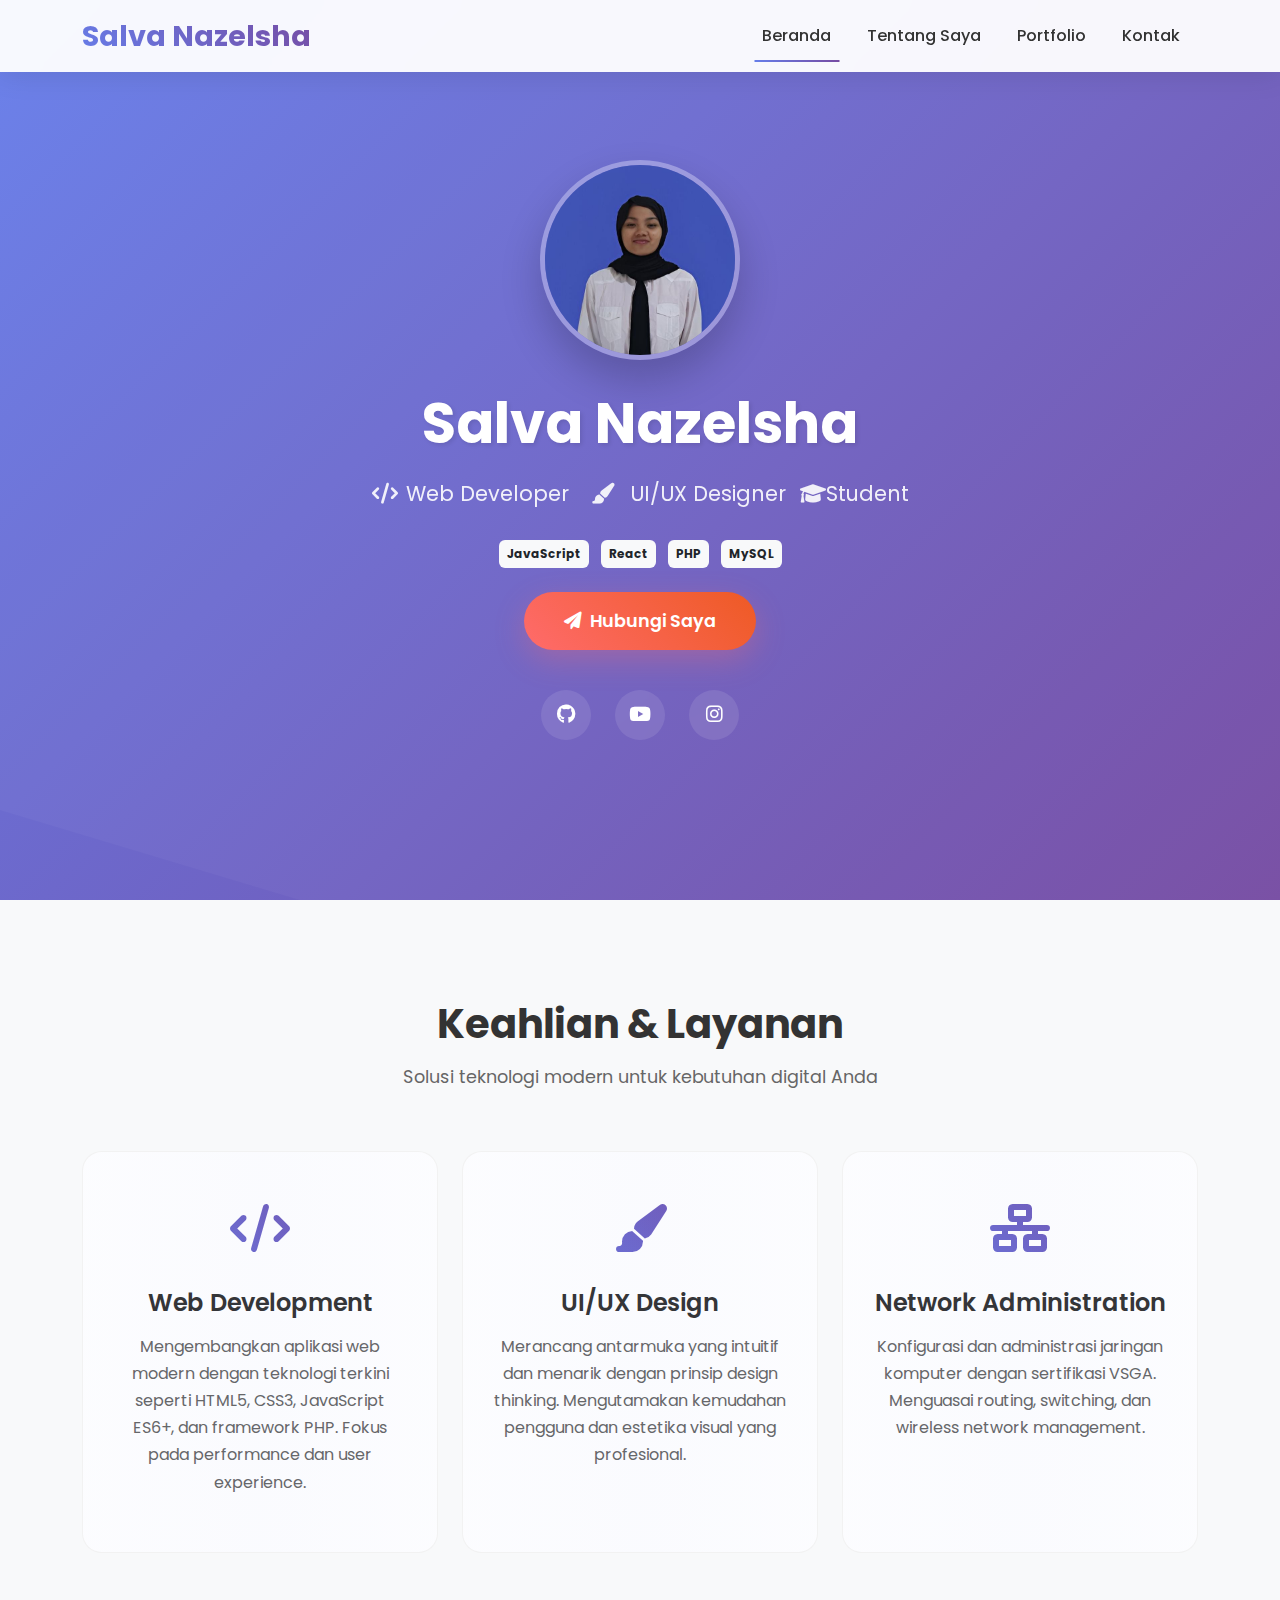
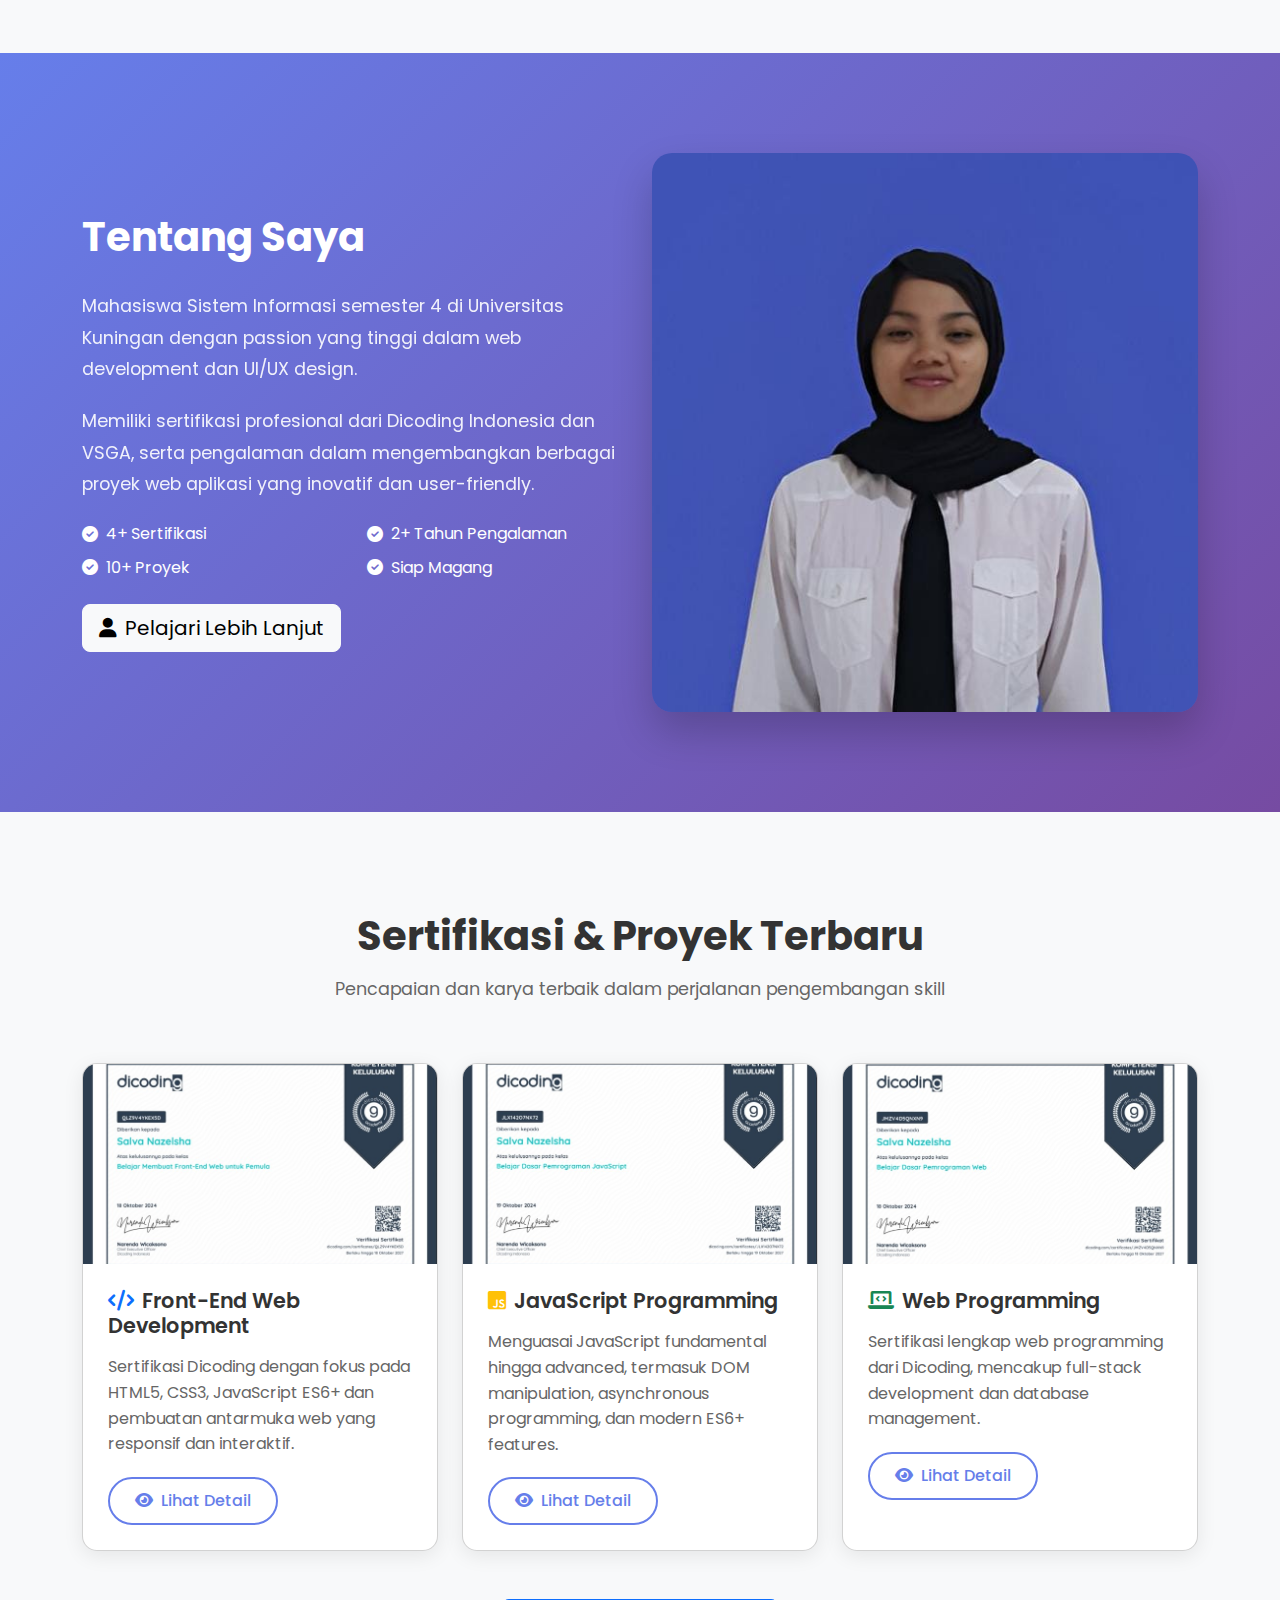
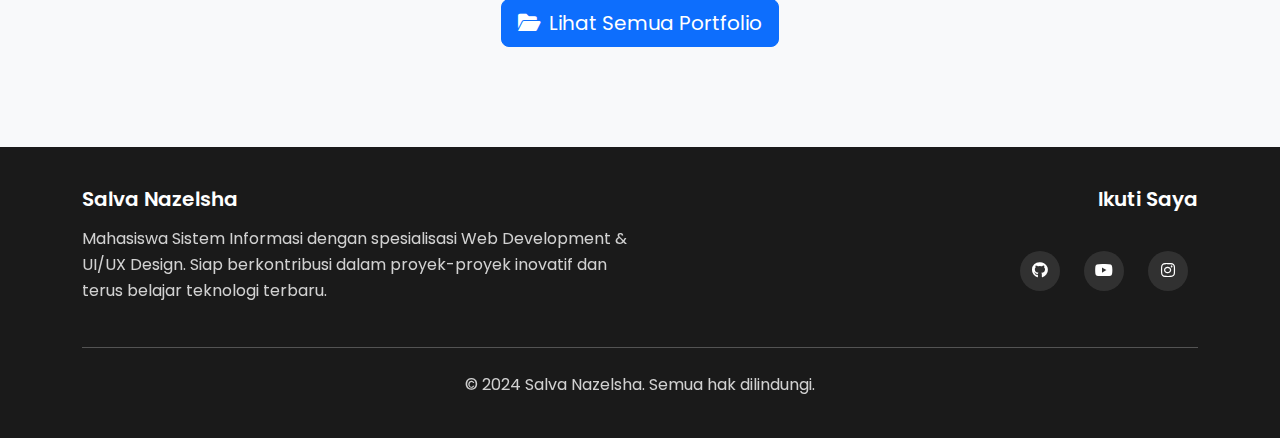
<file: index.html>
<!DOCTYPE html>
<html lang="id">
<head>
    <meta charset="UTF-8" />
    <meta name="viewport" content="width=device-width, initial-scale=1.0" />
    <title>Salva Nazelsha - Web Developer & UI/UX Designer</title>
    <link href="https://cdn.jsdelivr.net/npm/bootstrap@5.3.0-alpha1/dist/css/bootstrap.min.css" rel="stylesheet" />
    <link rel="stylesheet" href="https://cdnjs.cloudflare.com/ajax/libs/font-awesome/6.0.0/css/all.min.css" />
    <link href="https://fonts.googleapis.com/css2?family=Poppins:wght@300;400;500;600;700&display=swap" rel="stylesheet">
    <style>
        * {
            margin: 0;
            padding: 0;
            box-sizing: border-box;
        }

        body {
            font-family: 'Poppins', sans-serif;
            line-height: 1.6;
            color: #333;
            overflow-x: hidden;
        }

        /* Custom scrollbar */
        ::-webkit-scrollbar {
            width: 8px;
        }

        ::-webkit-scrollbar-track {
            background: #f1f1f1;
        }

        ::-webkit-scrollbar-thumb {
            background: linear-gradient(45deg, #667eea, #764ba2);
            border-radius: 10px;
        }

        /* Navbar */
        .navbar {
            background: rgba(255, 255, 255, 0.95) !important;
            backdrop-filter: blur(10px);
            box-shadow: 0 2px 30px rgba(0, 0, 0, 0.1);
            transition: all 0.3s ease;
        }

        .navbar-brand {
            font-weight: 700;
            font-size: 1.8rem;
            background: linear-gradient(45deg, #667eea, #764ba2);
            -webkit-background-clip: text;
            -webkit-text-fill-color: transparent;
            background-clip: text;
        }

        .navbar-nav .nav-link {
            color: #333 !important;
            font-weight: 500;
            margin: 0 10px;
            position: relative;
            transition: all 0.3s ease;
        }

        .navbar-nav .nav-link::after {
            content: '';
            position: absolute;
            bottom: -5px;
            left: 50%;
            width: 0;
            height: 2px;
            background: linear-gradient(45deg, #667eea, #764ba2);
            transition: all 0.3s ease;
            transform: translateX(-50%);
        }

        .navbar-nav .nav-link:hover::after,
        .navbar-nav .nav-link.active::after {
            width: 100%;
        }

        /* Hero Section */
        .hero-section {
            min-height: 100vh;
            background: linear-gradient(135deg, #667eea 0%, #764ba2 100%);
            display: flex;
            align-items: center;
            position: relative;
            overflow: hidden;
        }

        .hero-section::before {
            content: '';
            position: absolute;
            width: 200%;
            height: 200%;
            background: url('data:image/svg+xml,<svg xmlns="http://www.w3.org/2000/svg" viewBox="0 0 1000 1000"><polygon fill="rgba(255,255,255,0.03)" points="0,0 1000,300 1000,1000 0,700"/></svg>');
            animation: float 20s ease-in-out infinite;
        }

        @keyframes float {
            0%, 100% { transform: translateY(0px) rotate(0deg); }
            50% { transform: translateY(-20px) rotate(5deg); }
        }

        .hero-content {
            position: relative;
            z-index: 2;
            color: white;
            text-align: center;
        }

        .profile-image {
            width: 200px;
            height: 200px;
            border-radius: 50%;
            object-fit: cover;
            border: 5px solid rgba(255, 255, 255, 0.3);
            margin-bottom: 30px;
            transition: all 0.3s ease;
            box-shadow: 0 20px 40px rgba(0, 0, 0, 0.2);
        }

        .profile-image:hover {
            transform: scale(1.05);
            box-shadow: 0 25px 50px rgba(0, 0, 0, 0.3);
        }

        .hero-title {
            font-size: 3.5rem;
            font-weight: 700;
            margin-bottom: 20px;
            text-shadow: 2px 2px 4px rgba(0, 0, 0, 0.1);
        }

        .hero-subtitle {
            font-size: 1.3rem;
            margin-bottom: 30px;
            opacity: 0.9;
        }

        .cta-button {
            background: linear-gradient(45deg, #ff6b6b, #ee5a24);
            border: none;
            padding: 15px 40px;
            font-size: 1.1rem;
            font-weight: 600;
            border-radius: 50px;
            color: white;
            text-decoration: none;
            display: inline-block;
            transition: all 0.3s ease;
            box-shadow: 0 10px 30px rgba(255, 107, 107, 0.3);
        }

        .cta-button:hover {
            transform: translateY(-3px);
            box-shadow: 0 15px 35px rgba(255, 107, 107, 0.4);
            color: white;
        }

        .social-icons {
            margin-top: 40px;
        }

        .social-icons a {
            display: inline-block;
            width: 50px;
            height: 50px;
            background: rgba(255, 255, 255, 0.1);
            border-radius: 50%;
            margin: 0 10px;
            line-height: 50px;
            text-align: center;
            color: white;
            font-size: 1.2rem;
            transition: all 0.3s ease;
            backdrop-filter: blur(10px);
        }

        .social-icons a:hover {
            background: rgba(255, 255, 255, 0.2);
            transform: translateY(-5px);
            color: white;
        }

        /* Features Section */
        .features-section {
            padding: 100px 0;
            background: #f8f9fa;
        }

        .feature-card {
            background: white;
            padding: 40px 30px;
            border-radius: 20px;
            text-align: center;
            height: 100%;
            transition: all 0.3s ease;
            border: 1px solid rgba(0, 0, 0, 0.05);
            position: relative;
            overflow: hidden;
        }

        .feature-card::before {
            content: '';
            position: absolute;
            top: -50%;
            left: -50%;
            width: 200%;
            height: 200%;
            background: linear-gradient(45deg, transparent, rgba(102, 126, 234, 0.03), transparent);
            transition: all 0.5s ease;
            transform: rotate(45deg);
        }

        .feature-card:hover::before {
            animation: shimmer 1s ease-in-out;
        }

        @keyframes shimmer {
            0% { transform: translateX(-100%) translateY(-100%) rotate(45deg); }
            100% { transform: translateX(100%) translateY(100%) rotate(45deg); }
        }

        .feature-card:hover {
            transform: translateY(-10px);
            box-shadow: 0 20px 40px rgba(0, 0, 0, 0.1);
        }

        .feature-icon {
            font-size: 3rem;
            background: linear-gradient(45deg, #667eea, #764ba2);
            -webkit-background-clip: text;
            -webkit-text-fill-color: transparent;
            background-clip: text;
            margin-bottom: 20px;
        }

        .feature-title {
            font-size: 1.5rem;
            font-weight: 600;
            margin-bottom: 15px;
            color: #333;
        }

        .feature-description {
            color: #666;
            line-height: 1.7;
        }

        /* About Preview */
        .about-preview {
            padding: 100px 0;
            background: linear-gradient(135deg, #667eea 0%, #764ba2 100%);
            color: white;
        }

        .about-image {
            border-radius: 20px;
            box-shadow: 0 20px 40px rgba(0, 0, 0, 0.2);
            transition: all 0.3s ease;
        }

        .about-image:hover {
            transform: scale(1.02);
        }

        .about-title {
            font-size: 2.5rem;
            font-weight: 700;
            margin-bottom: 30px;
        }

        .about-text {
            font-size: 1.1rem;
            line-height: 1.8;
            margin-bottom: 20px;
            opacity: 0.9;
        }

        /* Projects Section */
        .projects-section {
            padding: 100px 0;
            background: #f8f9fa;
        }

        .section-title {
            text-align: center;
            margin-bottom: 60px;
        }

        .section-title h2 {
            font-size: 2.5rem;
            font-weight: 700;
            color: #333;
            margin-bottom: 15px;
        }

        .section-title p {
            font-size: 1.1rem;
            color: #666;
        }

        .project-card {
            background: white;
            border-radius: 15px;
            overflow: hidden;
            transition: all 0.3s ease;
            box-shadow: 0 5px 20px rgba(0, 0, 0, 0.08);
            height: 100%;
        }

        .project-card:hover {
            transform: translateY(-5px);
            box-shadow: 0 15px 35px rgba(0, 0, 0, 0.12);
        }

        .project-image {
            height: 200px;
            object-fit: cover;
            width: 100%;
            transition: all 0.3s ease;
        }

        .project-card:hover .project-image {
            transform: scale(1.05);
        }

        .card-body {
            padding: 25px;
        }

        .card-title {
            font-size: 1.3rem;
            font-weight: 600;
            margin-bottom: 15px;
            color: #333;
        }

        .card-text {
            color: #666;
            line-height: 1.6;
            margin-bottom: 20px;
        }

        .btn-outline-primary {
            border: 2px solid #667eea;
            color: #667eea;
            padding: 10px 25px;
            border-radius: 25px;
            font-weight: 500;
            transition: all 0.3s ease;
        }

        .btn-outline-primary:hover {
            background: linear-gradient(45deg, #667eea, #764ba2);
            border-color: #667eea;
            transform: translateY(-2px);
        }

        /* Footer */
        .footer {
            background: #1a1a1a;
            color: white;
            padding: 40px 0;
        }

        .footer h5 {
            font-weight: 600;
            margin-bottom: 15px;
        }

        .footer p {
            opacity: 0.8;
            margin-bottom: 20px;
        }

        .footer .social-icons a {
            background: rgba(255, 255, 255, 0.1);
            width: 40px;
            height: 40px;
            line-height: 40px;
            font-size: 1rem;
        }

        .footer .social-icons a:hover {
            background: linear-gradient(45deg, #667eea, #764ba2);
        }

        /* Responsive */
        @media (max-width: 768px) {
            .hero-title {
                font-size: 2.5rem;
            }
            
            .hero-subtitle {
                font-size: 1.1rem;
            }
            
            .about-title {
                font-size: 2rem;
            }
            
            .section-title h2 {
                font-size: 2rem;
            }
        }
    </style>
</head>
<body>
    <!-- Navbar -->
    <nav class="navbar navbar-expand-lg fixed-top">
        <div class="container">
            <a class="navbar-brand" href="index.html">Salva Nazelsha</a>
            <button class="navbar-toggler" type="button" data-bs-toggle="collapse" data-bs-target="#navbarNav">
                <span class="navbar-toggler-icon"></span>
            </button>
            <div class="collapse navbar-collapse" id="navbarNav">
                <ul class="navbar-nav ms-auto">
                    <li class="nav-item">
                        <a class="nav-link active" href="index.html">Beranda</a>
                    </li>
                    <li class="nav-item">
                        <a class="nav-link" href="about.html">Tentang Saya</a>
                    </li>
                    <li class="nav-item">
                        <a class="nav-link" href="portfolio.html">Portfolio</a>
                    </li>
                    <li class="nav-item">
                        <a class="nav-link" href="contact.html">Kontak</a>
                    </li>
                </ul>
            </div>
        </div>
    </nav>

    <!-- Hero Section -->
    <section class="hero-section">
        <div class="container">
            <div class="hero-content">
                <img src="image/formal-sn.jpg" alt="Salva Nazelsha" class="profile-image" />
                <h1 class="hero-title">Salva Nazelsha</h1>
                <p class="hero-subtitle">
                    <i class="fas fa-code me-2"></i>Web Developer 
                    <i class="fas fa-paint-brush mx-3"></i>UI/UX Designer 
                    <i class="fas fa-graduation-cap ms-2"></i>Student
                </p>
                <div class="mb-4">
                    <span class="badge bg-light text-dark me-2 p-2">JavaScript</span>
                    <span class="badge bg-light text-dark me-2 p-2">React</span>
                    <span class="badge bg-light text-dark me-2 p-2">PHP</span>
                    <span class="badge bg-light text-dark p-2">MySQL</span>
                </div>
                <a href="contact.html" class="cta-button">
                    <i class="fas fa-paper-plane me-2"></i>Hubungi Saya
                </a>
                <div class="social-icons">
                    <a href="https://github.com/SalvaNazelsha" target="_blank" title="GitHub">
                        <i class="fab fa-github"></i>
                    </a>
                    <a href="https://www.youtube.com/@salvanazelsha" target="_blank" title="YouTube">
                        <i class="fab fa-youtube"></i>
                    </a>
                    <a href="https://www.instagram.com/slvanzlsha" target="_blank" title="Instagram">
                        <i class="fab fa-instagram"></i>
                    </a>
                </div>
            </div>
        </div>
    </section>

    <!-- Features Section -->
    <section class="features-section">
        <div class="container">
            <div class="section-title">
                <h2>Keahlian & Layanan</h2>
                <p>Solusi teknologi modern untuk kebutuhan digital Anda</p>
            </div>
            <div class="row g-4">
                <div class="col-lg-4 col-md-6">
                    <div class="feature-card">
                        <div class="feature-icon">
                            <i class="fas fa-code"></i>
                        </div>
                        <h3 class="feature-title">Web Development</h3>
                        <p class="feature-description">
                            Mengembangkan aplikasi web modern dengan teknologi terkini seperti HTML5, CSS3, 
                            JavaScript ES6+, dan framework PHP. Fokus pada performance dan user experience.
                        </p>
                    </div>
                </div>
                <div class="col-lg-4 col-md-6">
                    <div class="feature-card">
                        <div class="feature-icon">
                            <i class="fas fa-paint-brush"></i>
                        </div>
                        <h3 class="feature-title">UI/UX Design</h3>
                        <p class="feature-description">
                            Merancang antarmuka yang intuitif dan menarik dengan prinsip design thinking. 
                            Mengutamakan kemudahan pengguna dan estetika visual yang profesional.
                        </p>
                    </div>
                </div>
                <div class="col-lg-4 col-md-6">
                    <div class="feature-card">
                        <div class="feature-icon">
                            <i class="fas fa-network-wired"></i>
                        </div>
                        <h3 class="feature-title">Network Administration</h3>
                        <p class="feature-description">
                            Konfigurasi dan administrasi jaringan komputer dengan sertifikasi VSGA. 
                            Menguasai routing, switching, dan wireless network management.
                        </p>
                    </div>
                </div>
            </div>
        </div>
    </section>

    <!-- About Preview -->
    <section class="about-preview">
        <div class="container">
            <div class="row align-items-center">
                <div class="col-lg-6">
                    <h2 class="about-title">Tentang Saya</h2>
                    <p class="about-text">
                        Mahasiswa Sistem Informasi semester 4 di Universitas Kuningan dengan 
                        passion yang tinggi dalam web development dan UI/UX design.
                    </p>
                    <p class="about-text">
                        Memiliki sertifikasi profesional dari Dicoding Indonesia dan VSGA, 
                        serta pengalaman dalam mengembangkan berbagai proyek web aplikasi 
                        yang inovatif dan user-friendly.
                    </p>
                    <div class="mb-4">
                        <div class="row">
                            <div class="col-6">
                                <div class="d-flex align-items-center mb-2">
                                    <i class="fas fa-check-circle me-2"></i>
                                    <span>4+ Sertifikasi</span>
                                </div>
                                <div class="d-flex align-items-center">
                                    <i class="fas fa-check-circle me-2"></i>
                                    <span>10+ Proyek</span>
                                </div>
                            </div>
                            <div class="col-6">
                                <div class="d-flex align-items-center mb-2">
                                    <i class="fas fa-check-circle me-2"></i>
                                    <span>2+ Tahun Pengalaman</span>
                                </div>
                                <div class="d-flex align-items-center">
                                    <i class="fas fa-check-circle me-2"></i>
                                    <span>Siap Magang</span>
                                </div>
                            </div>
                        </div>
                    </div>
                    <a href="about.html" class="btn btn-light btn-lg">
                        <i class="fas fa-user me-2"></i>Pelajari Lebih Lanjut
                    </a>
                </div>
                <div class="col-lg-6">
                    <img src="image/formal-sn.jpg" alt="About Preview" class="img-fluid about-image" />
                </div>
            </div>
        </div>
    </section>

    <!-- Projects Section -->
    <section class="projects-section">
        <div class="container">
            <div class="section-title">
                <h2>Sertifikasi & Proyek Terbaru</h2>
                <p>Pencapaian dan karya terbaik dalam perjalanan pengembangan skill</p>
            </div>
            <div class="row g-4">
                <div class="col-lg-4 col-md-6">
                    <div class="card project-card">
                        <img src="image/Front-End.jpg" class="project-image" alt="Front-End Certification" />
                        <div class="card-body">
                            <h5 class="card-title">
                                <i class="fas fa-code text-primary me-2"></i>Front-End Web Development
                            </h5>
                            <p class="card-text">
                                Sertifikasi Dicoding dengan fokus pada HTML5, CSS3, JavaScript ES6+ 
                                dan pembuatan antarmuka web yang responsif dan interaktif.
                            </p>
                            <a href="portfolio.html" class="btn btn-outline-primary">
                                <i class="fas fa-eye me-2"></i>Lihat Detail
                            </a>
                        </div>
                    </div>
                </div>
                <div class="col-lg-4 col-md-6">
                    <div class="card project-card">
                        <img src="image/Javascript.jpg" class="project-image" alt="JavaScript Certification" />
                        <div class="card-body">
                            <h5 class="card-title">
                                <i class="fab fa-js-square text-warning me-2"></i>JavaScript Programming
                            </h5>
                            <p class="card-text">
                                Menguasai JavaScript fundamental hingga advanced, termasuk DOM manipulation, 
                                asynchronous programming, dan modern ES6+ features.
                            </p>
                            <a href="portfolio.html" class="btn btn-outline-primary">
                                <i class="fas fa-eye me-2"></i>Lihat Detail
                            </a>
                        </div>
                    </div>
                </div>
                <div class="col-lg-4 col-md-6">
                    <div class="card project-card">
                        <img src="image/Pweb.jpg" class="project-image" alt="Web Programming Certification" />
                        <div class="card-body">
                            <h5 class="card-title">
                                <i class="fas fa-laptop-code text-success me-2"></i>Web Programming
                            </h5>
                            <p class="card-text">
                                Sertifikasi lengkap web programming dari Dicoding, mencakup 
                                full-stack development dan database management.
                            </p>
                            <a href="portfolio.html" class="btn btn-outline-primary">
                                <i class="fas fa-eye me-2"></i>Lihat Detail
                            </a>
                        </div>
                    </div>
                </div>
            </div>
            <div class="text-center mt-5">
                <a href="portfolio.html" class="btn btn-primary btn-lg">
                    <i class="fas fa-folder-open me-2"></i>Lihat Semua Portfolio
                </a>
            </div>
        </div>
    </section>

    <!-- Footer -->
    <footer class="footer">
        <div class="container">
            <div class="row">
                <div class="col-md-6">
                    <h5>Salva Nazelsha</h5>
                    <p>Mahasiswa Sistem Informasi dengan spesialisasi Web Development & UI/UX Design. 
                       Siap berkontribusi dalam proyek-proyek inovatif dan terus belajar teknologi terbaru.</p>
                </div>
                <div class="col-md-6 text-md-end">
                    <h5>Ikuti Saya</h5>
                    <div class="social-icons">
                        <a href="https://github.com/SalvaNazelsha" target="_blank" title="GitHub">
                            <i class="fab fa-github"></i>
                        </a>
                        <a href="https://www.youtube.com/@salvanazelsha" target="_blank" title="YouTube">
                            <i class="fab fa-youtube"></i>
                        </a>
                        <a href="https://www.instagram.com/slvanzlsha" target="_blank" title="Instagram">
                            <i class="fab fa-instagram"></i>
                        </a>
                    </div>
                </div>
            </div>
            <hr class="my-4" />
            <div class="text-center">
                <p class="mb-0">&copy; 2024 Salva Nazelsha. Semua hak dilindungi.</p>
            </div>
        </div>
    </footer>

    <script src="https://cdn.jsdelivr.net/npm/bootstrap@5.3.0-alpha1/dist/js/bootstrap.bundle.min.js"></script>
</body>
</html>
</file>
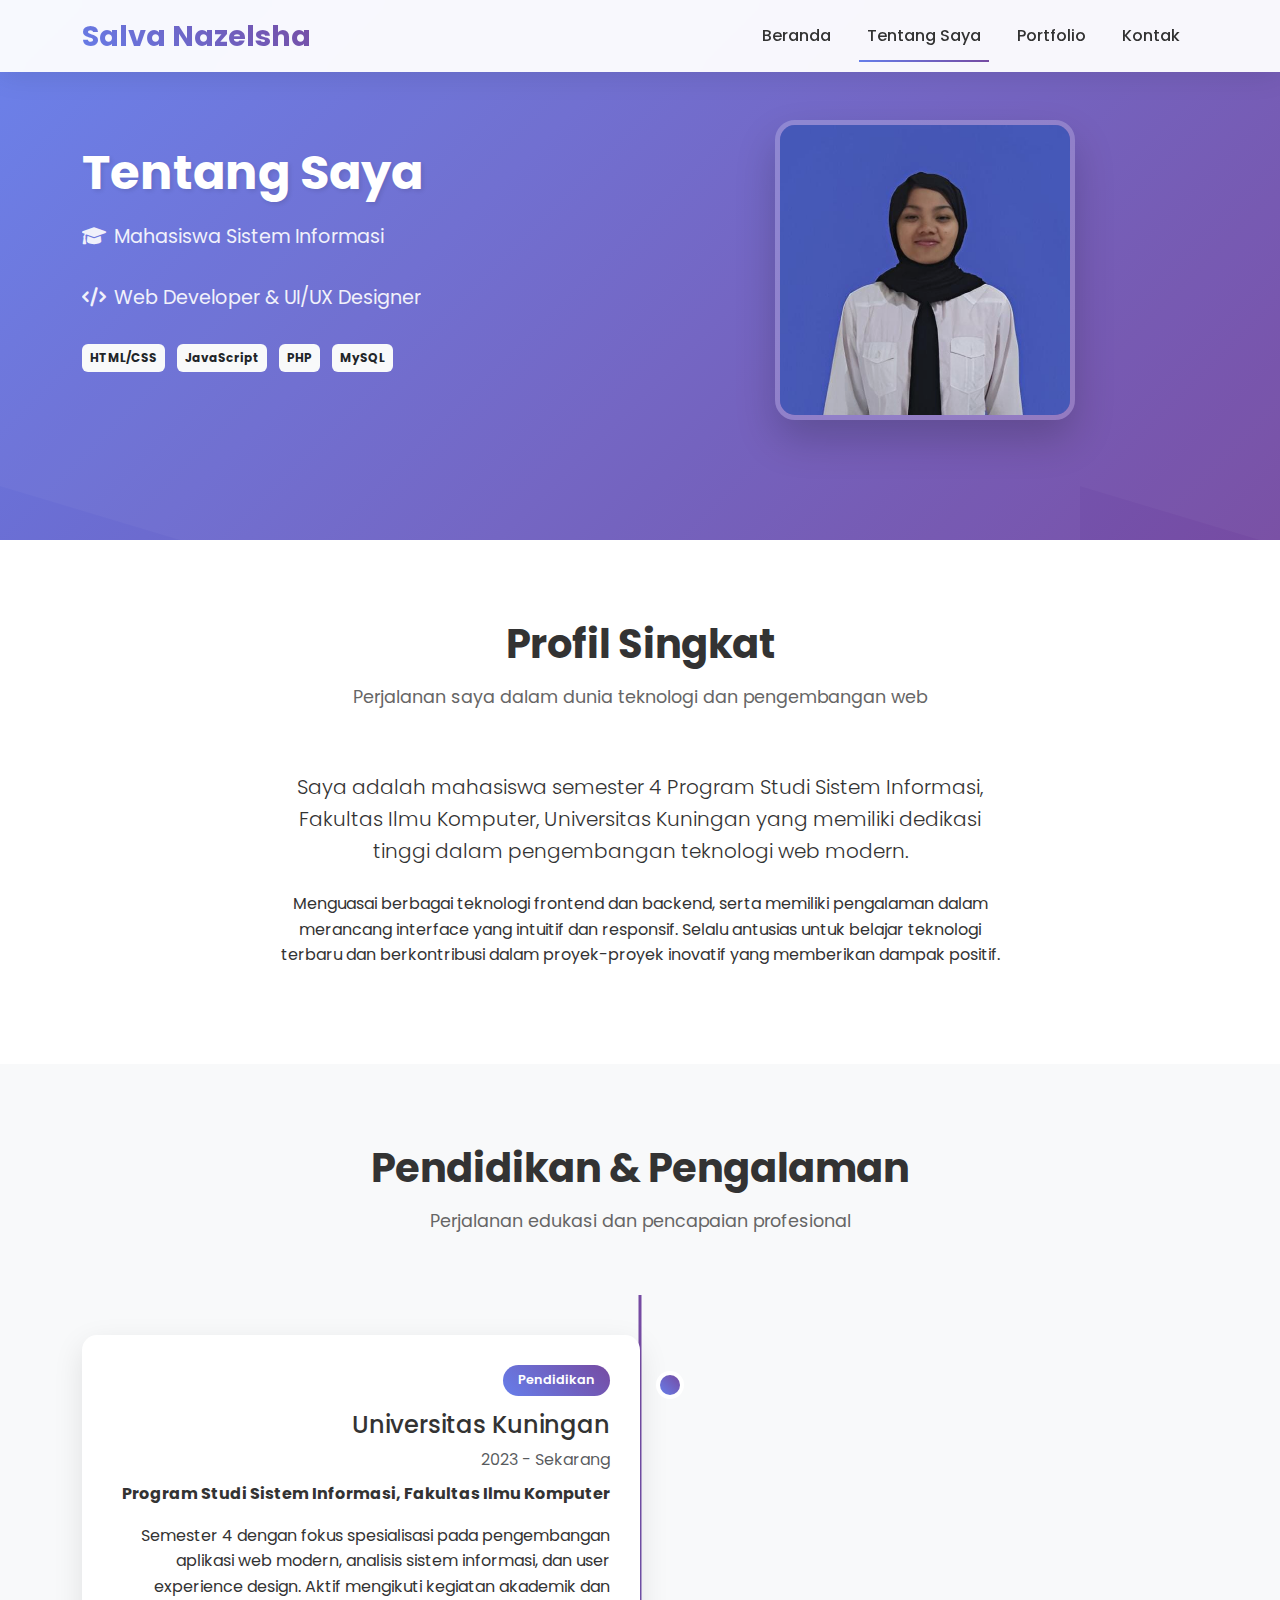
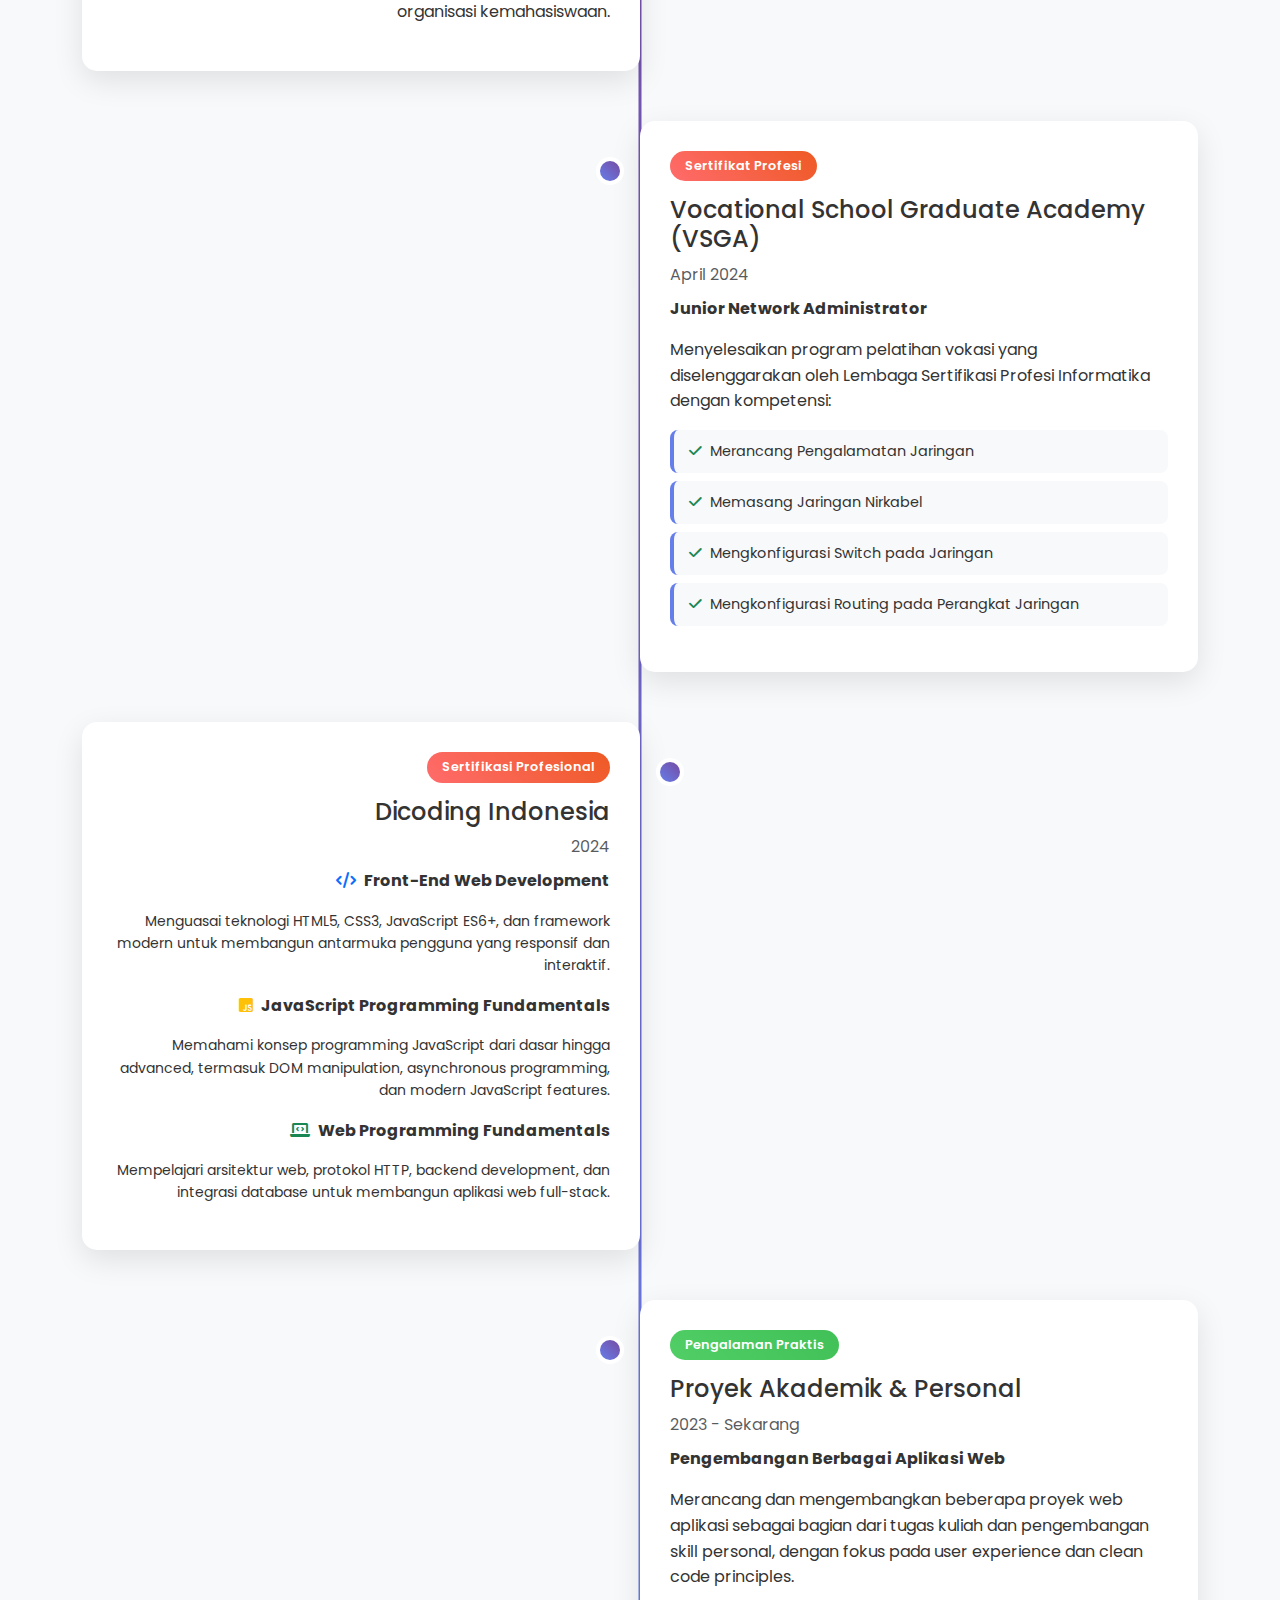
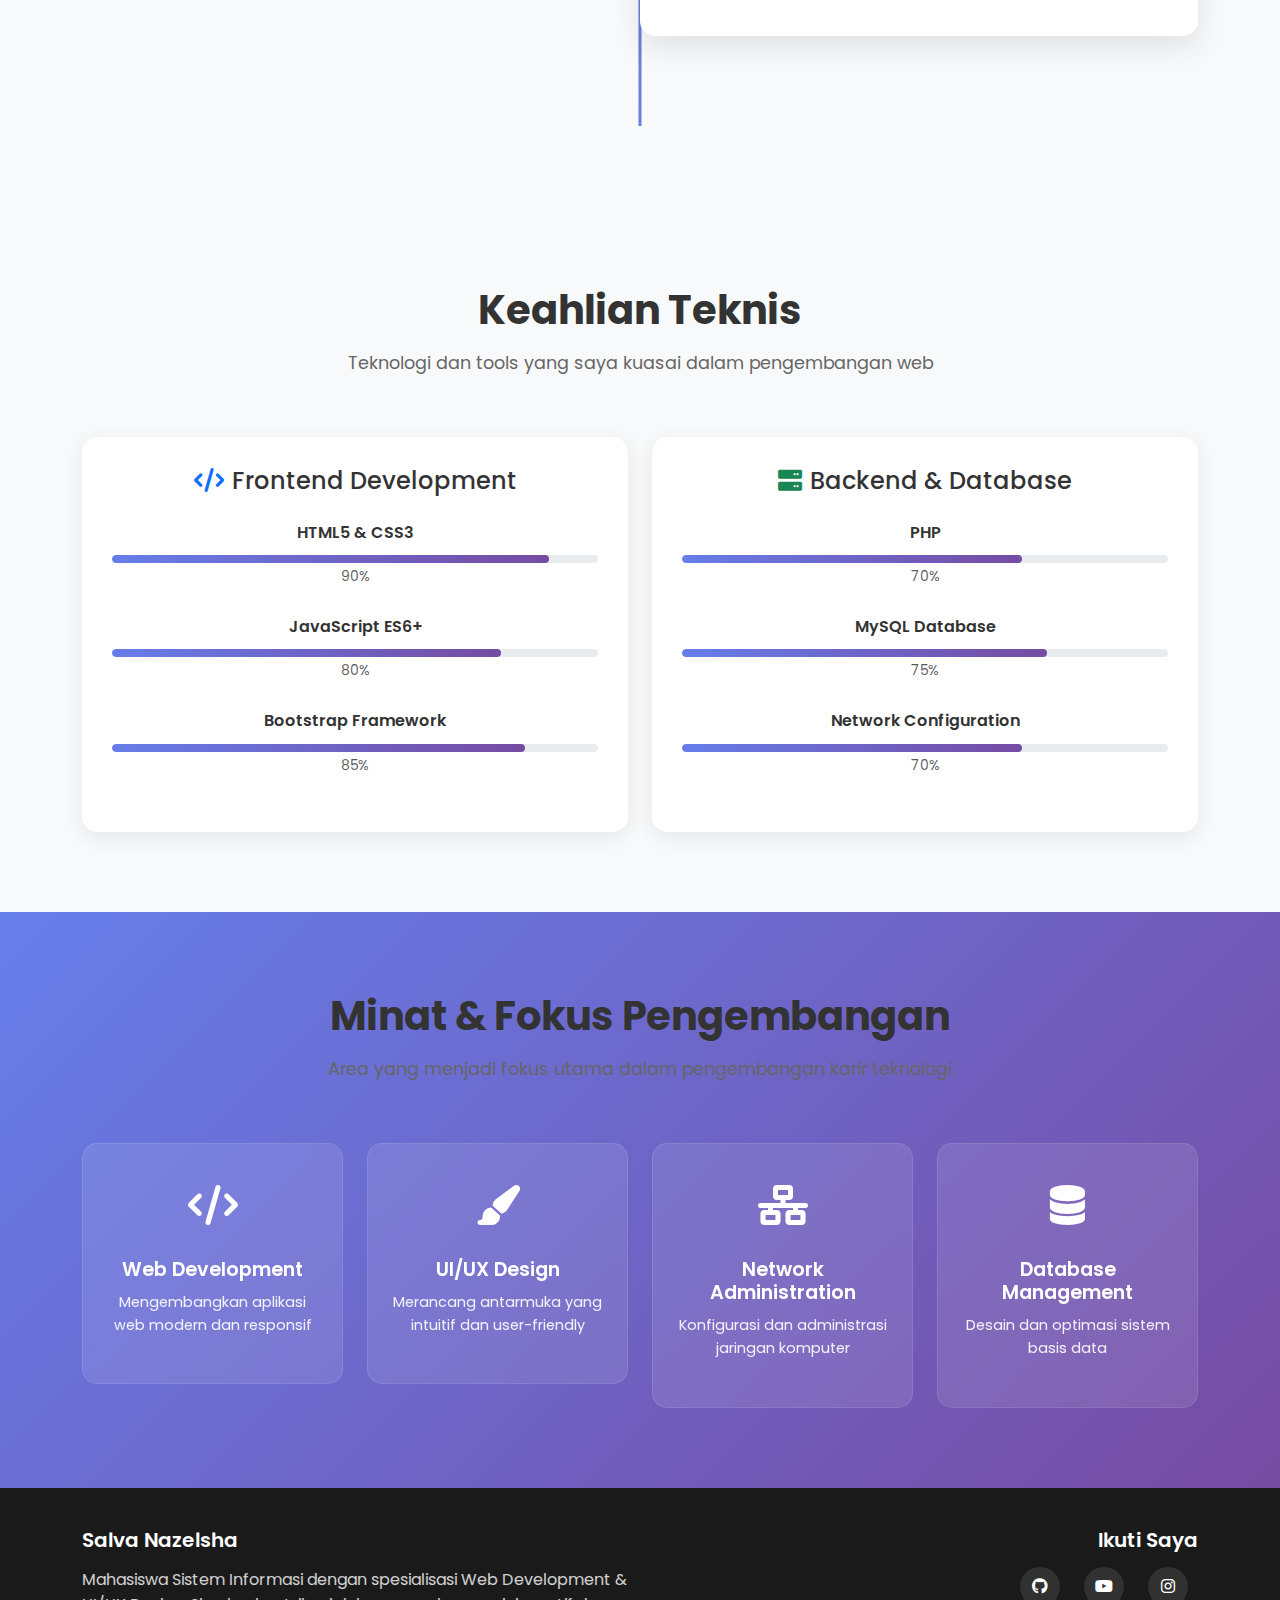
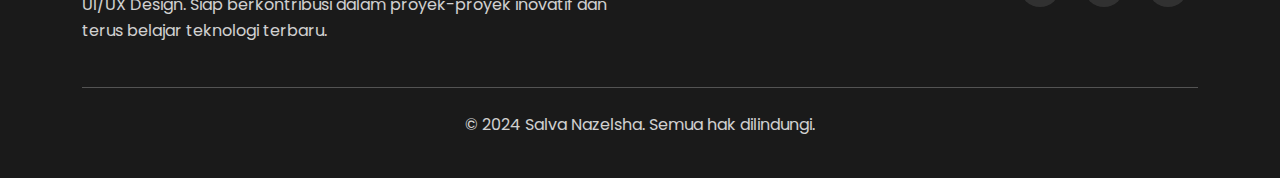
<file: about.html>
<!DOCTYPE html>
<html lang="id">
<head>
    <meta charset="UTF-8" />
    <meta name="viewport" content="width=device-width, initial-scale=1.0" />
    <title>Tentang Saya - Salva Nazelsha</title>
    <link href="https://cdn.jsdelivr.net/npm/bootstrap@5.3.0-alpha1/dist/css/bootstrap.min.css" rel="stylesheet" />
    <link rel="stylesheet" href="https://cdnjs.cloudflare.com/ajax/libs/font-awesome/6.0.0/css/all.min.css" />
    <link href="https://fonts.googleapis.com/css2?family=Poppins:wght@300;400;500;600;700&display=swap" rel="stylesheet">
    <style>
        * {
            margin: 0;
            padding: 0;
            box-sizing: border-box;
        }

        body {
            font-family: 'Poppins', sans-serif;
            line-height: 1.6;
            color: #333;
            overflow-x: hidden;
        }

        /* Custom scrollbar */
        ::-webkit-scrollbar {
            width: 8px;
        }

        ::-webkit-scrollbar-track {
            background: #f1f1f1;
        }

        ::-webkit-scrollbar-thumb {
            background: linear-gradient(45deg, #667eea, #764ba2);
            border-radius: 10px;
        }

        /* Navbar */
        .navbar {
            background: rgba(255, 255, 255, 0.95) !important;
            backdrop-filter: blur(10px);
            box-shadow: 0 2px 30px rgba(0, 0, 0, 0.1);
            transition: all 0.3s ease;
        }

        .navbar-brand {
            font-weight: 700;
            font-size: 1.8rem;
            background: linear-gradient(45deg, #667eea, #764ba2);
            -webkit-background-clip: text;
            -webkit-text-fill-color: transparent;
            background-clip: text;
        }

        .navbar-nav .nav-link {
            color: #333 !important;
            font-weight: 500;
            margin: 0 10px;
            position: relative;
            transition: all 0.3s ease;
        }

        .navbar-nav .nav-link::after {
            content: '';
            position: absolute;
            bottom: -5px;
            left: 50%;
            width: 0;
            height: 2px;
            background: linear-gradient(45deg, #667eea, #764ba2);
            transition: all 0.3s ease;
            transform: translateX(-50%);
        }

        .navbar-nav .nav-link:hover::after,
        .navbar-nav .nav-link.active::after {
            width: 100%;
        }

        /* Hero Section */
        .hero-section {
            min-height: 60vh;
            background: linear-gradient(135deg, #667eea 0%, #764ba2 100%);
            display: flex;
            align-items: center;
            position: relative;
            overflow: hidden;
        }

        .hero-section::before {
            content: '';
            position: absolute;
            width: 200%;
            height: 200%;
            background: url('data:image/svg+xml,<svg xmlns="http://www.w3.org/2000/svg" viewBox="0 0 1000 1000"><polygon fill="rgba(255,255,255,0.03)" points="0,0 1000,300 1000,1000 0,700"/></svg>');
            animation: float 20s ease-in-out infinite;
        }

        @keyframes float {
            0%, 100% { transform: translateY(0px) rotate(0deg); }
            50% { transform: translateY(-20px) rotate(5deg); }
        }

        .hero-content {
            position: relative;
            z-index: 2;
            color: white;
        }

        .hero-title {
            font-size: 3rem;
            font-weight: 700;
            margin-bottom: 20px;
            text-shadow: 2px 2px 4px rgba(0, 0, 0, 0.1);
        }

        .hero-subtitle {
            font-size: 1.2rem;
            margin-bottom: 30px;
            opacity: 0.9;
        }

        .profile-image {
            width: 300px;
            height: 300px;
            border-radius: 20px;
            object-fit: cover;
            border: 5px solid rgba(255, 255, 255, 0.2);
            transition: all 0.3s ease;
            box-shadow: 0 20px 40px rgba(0, 0, 0, 0.2);
        }

        .profile-image:hover {
            transform: scale(1.02);
            box-shadow: 0 25px 50px rgba(0, 0, 0, 0.3);
        }

        /* Main Content Sections */
        .content-section {
            padding: 80px 0;
        }

        .section-title {
            text-align: center;
            margin-bottom: 60px;
        }

        .section-title h2 {
            font-size: 2.5rem;
            font-weight: 700;
            color: #333;
            margin-bottom: 15px;
        }

        .section-title p {
            font-size: 1.1rem;
            color: #666;
        }

        /* Timeline */
        .timeline {
            position: relative;
            padding: 40px 0;
        }

        .timeline::before {
            content: '';
            position: absolute;
            left: 50%;
            top: 0;
            bottom: 0;
            width: 3px;
            background: linear-gradient(45deg, #667eea, #764ba2);
            transform: translateX(-50%);
        }

        .timeline-item {
            position: relative;
            margin-bottom: 50px;
            width: 50%;
            padding: 30px;
            background: white;
            border-radius: 15px;
            box-shadow: 0 10px 30px rgba(0, 0, 0, 0.1);
            transition: all 0.3s ease;
        }

        .timeline-item:hover {
            transform: translateY(-5px);
            box-shadow: 0 20px 40px rgba(0, 0, 0, 0.15);
        }

        .timeline-item:nth-child(odd) {
            left: 0;
            text-align: right;
        }

        .timeline-item:nth-child(even) {
            left: 50%;
            text-align: left;
        }

        .timeline-item::before {
            content: '';
            position: absolute;
            width: 20px;
            height: 20px;
            background: linear-gradient(45deg, #667eea, #764ba2);
            border-radius: 50%;
            top: 40px;
            box-shadow: 0 0 0 4px white;
        }

        .timeline-item:nth-child(odd)::before {
            right: -40px;
        }

        .timeline-item:nth-child(even)::before {
            left: -40px;
        }

        .timeline-badge {
            display: inline-block;
            padding: 5px 15px;
            border-radius: 20px;
            font-size: 0.8rem;
            font-weight: 600;
            margin-bottom: 15px;
        }

        .badge-education {
            background: linear-gradient(45deg, #667eea, #764ba2);
            color: white;
        }

        .badge-certification {
            background: linear-gradient(45deg, #ff6b6b, #ee5a24);
            color: white;
        }

        .badge-experience {
            background: linear-gradient(45deg, #51cf66, #40c057);
            color: white;
        }

        .competency-list {
            list-style: none;
            padding: 0;
        }

        .competency-list li {
            background: #f8f9fa;
            padding: 10px 15px;
            margin: 8px 0;
            border-radius: 8px;
            border-left: 4px solid #667eea;
            font-size: 0.9rem;
        }

        /* Skills Section */
        .skills-section {
            background: #f8f9fa;
        }

        .skill-card {
            background: white;
            padding: 30px;
            border-radius: 15px;
            text-align: center;
            transition: all 0.3s ease;
            height: 100%;
            box-shadow: 0 5px 20px rgba(0, 0, 0, 0.08);
        }

        .skill-card:hover {
            transform: translateY(-5px);
            box-shadow: 0 15px 35px rgba(0, 0, 0, 0.12);
        }

        .skill-progress {
            margin-bottom: 25px;
        }

        .skill-name {
            font-weight: 600;
            margin-bottom: 10px;
            color: #333;
        }

        .progress {
            height: 8px;
            border-radius: 10px;
            background: #e9ecef;
            overflow: hidden;
        }

        .progress-bar {
            background: linear-gradient(45deg, #667eea, #764ba2);
            border-radius: 10px;
            transition: width 2s ease-in-out;
        }

        /* Interests Section */
        .interests-section {
            background: linear-gradient(135deg, #667eea 0%, #764ba2 100%);
            color: white;
        }

        .interest-card {
            text-align: center;
            padding: 30px 20px;
            background: rgba(255, 255, 255, 0.1);
            border-radius: 15px;
            transition: all 0.3s ease;
            backdrop-filter: blur(10px);
            border: 1px solid rgba(255, 255, 255, 0.1);
        }

        .interest-card:hover {
            transform: translateY(-5px);
            background: rgba(255, 255, 255, 0.15);
        }

        .interest-icon {
            font-size: 2.5rem;
            margin-bottom: 20px;
            color: white;
        }

        .interest-title {
            font-size: 1.2rem;
            font-weight: 600;
            margin-bottom: 10px;
        }

        .interest-description {
            font-size: 0.9rem;
            opacity: 0.9;
        }

        /* Footer */
        .footer {
            background: #1a1a1a;
            color: white;
            padding: 40px 0;
        }

        .footer h5 {
            font-weight: 600;
            margin-bottom: 15px;
        }

        .footer p {
            opacity: 0.8;
            margin-bottom: 20px;
        }

        .social-icons a {
            display: inline-block;
            width: 40px;
            height: 40px;
            background: rgba(255, 255, 255, 0.1);
            border-radius: 50%;
            margin: 0 10px;
            line-height: 40px;
            text-align: center;
            color: white;
            font-size: 1rem;
            transition: all 0.3s ease;
        }

        .social-icons a:hover {
            background: linear-gradient(45deg, #667eea, #764ba2);
            transform: translateY(-3px);
            color: white;
        }

        /* Responsive */
        @media (max-width: 768px) {
            .hero-title {
                font-size: 2.2rem;
            }
            
            .timeline::before {
                left: 30px;
            }
            
            .timeline-item {
                width: 100%;
                left: 0 !important;
                text-align: left !important;
                padding-left: 80px;
            }
            
            .timeline-item::before {
                left: 20px !important;
            }
            
            .section-title h2 {
                font-size: 2rem;
            }
        }
    </style>
</head>
<body>
    <!-- Navbar -->
    <nav class="navbar navbar-expand-lg fixed-top">
        <div class="container">
            <a class="navbar-brand" href="index.html">Salva Nazelsha</a>
            <button class="navbar-toggler" type="button" data-bs-toggle="collapse" data-bs-target="#navbarNav">
                <span class="navbar-toggler-icon"></span>
            </button>
            <div class="collapse navbar-collapse" id="navbarNav">
                <ul class="navbar-nav ms-auto">
                    <li class="nav-item">
                        <a class="nav-link" href="index.html">Beranda</a>
                    </li>
                    <li class="nav-item">
                        <a class="nav-link active" href="about.html">Tentang Saya</a>
                    </li>
                    <li class="nav-item">
                        <a class="nav-link" href="portfolio.html">Portfolio</a>
                    </li>
                    <li class="nav-item">
                        <a class="nav-link" href="contact.html">Kontak</a>
                    </li>
                </ul>
            </div>
        </div>
    </nav>

    <!-- Hero Section -->
    <section class="hero-section">
        <div class="container">
            <div class="row align-items-center">
                <div class="col-lg-6">
                    <div class="hero-content">
                        <h1 class="hero-title">Tentang Saya</h1>
                        <p class="hero-subtitle">
                            <i class="fas fa-graduation-cap me-2"></i>Mahasiswa Sistem Informasi
                        </p>
                        <p class="hero-subtitle">
                            <i class="fas fa-code me-2"></i>Web Developer & UI/UX Designer
                        </p>
                        <div class="mb-4">
                            <span class="badge bg-light text-dark me-2 p-2">HTML/CSS</span>
                            <span class="badge bg-light text-dark me-2 p-2">JavaScript</span>
                            <span class="badge bg-light text-dark me-2 p-2">PHP</span>
                            <span class="badge bg-light text-dark p-2">MySQL</span>
                        </div>
                    </div>
                </div>
                <div class="col-lg-6 text-center">
                    <img src="image/formal-sn.jpg" alt="Salva Nazelsha" class="profile-image" />
                </div>
            </div>
        </div>
    </section>

    <!-- Biography Section -->
    <section class="content-section">
        <div class="container">
            <div class="section-title">
                <h2>Profil Singkat</h2>
                <p>Perjalanan saya dalam dunia teknologi dan pengembangan web</p>
            </div>
            <div class="row">
                <div class="col-lg-8 mx-auto">
                    <div class="text-center">
                        <p class="lead mb-4">
                            Saya adalah mahasiswa semester 4 Program Studi Sistem Informasi, Fakultas Ilmu 
                            Komputer, Universitas Kuningan yang memiliki dedikasi tinggi dalam pengembangan 
                            teknologi web modern.
                        </p>
                        <p>
                            Menguasai berbagai teknologi frontend dan backend, serta memiliki pengalaman dalam 
                            merancang interface yang intuitif dan responsif. Selalu antusias untuk belajar 
                            teknologi terbaru dan berkontribusi dalam proyek-proyek inovatif yang memberikan 
                            dampak positif.
                        </p>
                    </div>
                </div>
            </div>
        </div>
    </section>

    <!-- Education & Experience Timeline -->
    <section class="content-section bg-light">
        <div class="container">
            <div class="section-title">
                <h2>Pendidikan & Pengalaman</h2>
                <p>Perjalanan edukasi dan pencapaian profesional</p>
            </div>
            <div class="timeline">
                <!-- Current Education -->
                <div class="timeline-item">
                    <span class="timeline-badge badge-education">Pendidikan</span>
                    <h4>Universitas Kuningan</h4>
                    <p class="text-muted mb-2">2023 - Sekarang</p>
                    <p class="fw-bold">Program Studi Sistem Informasi, Fakultas Ilmu Komputer</p>
                    <p>
                        Semester 4 dengan fokus spesialisasi pada pengembangan aplikasi web modern, 
                        analisis sistem informasi, dan user experience design. Aktif mengikuti 
                        kegiatan akademik dan organisasi kemahasiswaan.
                    </p>
                </div>

                <!-- VSGA Certification -->
                <div class="timeline-item">
                    <span class="timeline-badge badge-certification">Sertifikat Profesi</span>
                    <h4>Vocational School Graduate Academy (VSGA)</h4>
                    <p class="text-muted mb-2">April 2024</p>
                    <p class="fw-bold">Junior Network Administrator</p>
                    <p class="mb-3">
                        Menyelesaikan program pelatihan vokasi yang diselenggarakan oleh 
                        Lembaga Sertifikasi Profesi Informatika dengan kompetensi:
                    </p>
                    <ul class="competency-list">
                        <li><i class="fas fa-check text-success me-2"></i>Merancang Pengalamatan Jaringan</li>
                        <li><i class="fas fa-check text-success me-2"></i>Memasang Jaringan Nirkabel</li>
                        <li><i class="fas fa-check text-success me-2"></i>Mengkonfigurasi Switch pada Jaringan</li>
                        <li><i class="fas fa-check text-success me-2"></i>Mengkonfigurasi Routing pada Perangkat Jaringan</li>
                    </ul>
                </div>

                <!-- Dicoding Certifications -->
                <div class="timeline-item">
                    <span class="timeline-badge badge-certification">Sertifikasi Profesional</span>
                    <h4>Dicoding Indonesia</h4>
                    <p class="text-muted mb-2">2024</p>
                    <div class="certification-list">
                        <div class="mb-3">
                            <p class="fw-bold"><i class="fas fa-code text-primary me-2"></i>Front-End Web Development</p>
                            <p class="small">
                                Menguasai teknologi HTML5, CSS3, JavaScript ES6+, dan framework modern 
                                untuk membangun antarmuka pengguna yang responsif dan interaktif.
                            </p>
                        </div>
                        <div class="mb-3">
                            <p class="fw-bold"><i class="fab fa-js-square text-warning me-2"></i>JavaScript Programming Fundamentals</p>
                            <p class="small">
                                Memahami konsep programming JavaScript dari dasar hingga advanced, 
                                termasuk DOM manipulation, asynchronous programming, dan modern JavaScript features.
                            </p>
                        </div>
                        <div class="mb-3">
                            <p class="fw-bold"><i class="fas fa-laptop-code text-success me-2"></i>Web Programming Fundamentals</p>
                            <p class="small">
                                Mempelajari arsitektur web, protokol HTTP, backend development, 
                                dan integrasi database untuk membangun aplikasi web full-stack.
                            </p>
                        </div>
                    </div>
                </div>

                <!-- Project Experience -->
                <div class="timeline-item">
                    <span class="timeline-badge badge-experience">Pengalaman Praktis</span>
                    <h4>Proyek Akademik & Personal</h4>
                    <p class="text-muted mb-2">2023 - Sekarang</p>
                    <p class="fw-bold">Pengembangan Berbagai Aplikasi Web</p>
                    <p>
                        Merancang dan mengembangkan beberapa proyek web aplikasi sebagai bagian 
                        dari tugas kuliah dan pengembangan skill personal, dengan fokus pada 
                        user experience dan clean code principles.
                    </p>
                </div>
            </div>
        </div>
    </section>

    <!-- Skills Section -->
    <section class="content-section skills-section">
        <div class="container">
            <div class="section-title">
                <h2>Keahlian Teknis</h2>
                <p>Teknologi dan tools yang saya kuasai dalam pengembangan web</p>
            </div>
            <div class="row g-4">
                <div class="col-lg-6">
                    <div class="skill-card">
                        <h4 class="mb-4">
                            <i class="fas fa-code text-primary me-2"></i>Frontend Development
                        </h4>
                        <div class="skill-progress">
                            <div class="skill-name">HTML5 & CSS3</div>
                            <div class="progress">
                                <div class="progress-bar" style="width: 90%"></div>
                            </div>
                            <small class="text-muted">90%</small>
                        </div>
                        <div class="skill-progress">
                            <div class="skill-name">JavaScript ES6+</div>
                            <div class="progress">
                                <div class="progress-bar" style="width: 80%"></div>
                            </div>
                            <small class="text-muted">80%</small>
                        </div>
                        <div class="skill-progress">
                            <div class="skill-name">Bootstrap Framework</div>
                            <div class="progress">
                                <div class="progress-bar" style="width: 85%"></div>
                            </div>
                            <small class="text-muted">85%</small>
                        </div>
                    </div>
                </div>
                <div class="col-lg-6">
                    <div class="skill-card">
                        <h4 class="mb-4">
                            <i class="fas fa-server text-success me-2"></i>Backend & Database
                        </h4>
                        <div class="skill-progress">
                            <div class="skill-name">PHP</div>
                            <div class="progress">
                                <div class="progress-bar" style="width: 70%"></div>
                            </div>
                            <small class="text-muted">70%</small>
                        </div>
                        <div class="skill-progress">
                            <div class="skill-name">MySQL Database</div>
                            <div class="progress">
                                <div class="progress-bar" style="width: 75%"></div>
                            </div>
                            <small class="text-muted">75%</small>
                        </div>
                        <div class="skill-progress">
                            <div class="skill-name">Network Configuration</div>
                            <div class="progress">
                                <div class="progress-bar" style="width: 70%"></div>
                            </div>
                            <small class="text-muted">70%</small>
                        </div>
                    </div>
                </div>
            </div>
        </div>
    </section>

    <!-- Interests Section -->
    <section class="content-section interests-section">
        <div class="container">
            <div class="section-title text-white">
                <h2>Minat & Fokus Pengembangan</h2>
                <p>Area yang menjadi fokus utama dalam pengembangan karir teknologi</p>
            </div>
            <div class="row g-4">
                <div class="col-lg-3 col-md-6">
                    <div class="interest-card">
                        <div class="interest-icon">
                            <i class="fas fa-code"></i>
                        </div>
                        <h5 class="interest-title">Web Development</h5>
                        <p class="interest-description">
                            Mengembangkan aplikasi web modern dan responsif
                        </p>
                    </div>
                </div>
                <div class="col-lg-3 col-md-6">
                    <div class="interest-card">
                        <div class="interest-icon">
                            <i class="fas fa-paint-brush"></i>
                        </div>
                        <h5 class="interest-title">UI/UX Design</h5>
                        <p class="interest-description">
                            Merancang antarmuka yang intuitif dan user-friendly
                        </p>
                    </div>
                </div>
                <div class="col-lg-3 col-md-6">
                    <div class="interest-card">
                        <div class="interest-icon">
                            <i class="fas fa-network-wired"></i>
                        </div>
                        <h5 class="interest-title">Network Administration</h5>
                        <p class="interest-description">
                            Konfigurasi dan administrasi jaringan komputer
                        </p>
                    </div>
                </div>
                <div class="col-lg-3 col-md-6">
                    <div class="interest-card">
                        <div class="interest-icon">
                            <i class="fas fa-database"></i>
                        </div>
                        <h5 class="interest-title">Database Management</h5>
                        <p class="interest-description">
                            Desain dan optimasi sistem basis data
                        </p>
                    </div>
                </div>
            </div>
        </div>
    </section>

    <!-- Footer -->
    <footer class="footer">
        <div class="container">
            <div class="row">
                <div class="col-md-6">
                    <h5>Salva Nazelsha</h5>
                    <p>Mahasiswa Sistem Informasi dengan spesialisasi Web Development & UI/UX Design. 
                       Siap berkontribusi dalam proyek-proyek inovatif dan terus belajar teknologi terbaru.</p>
                </div>
                <div class="col-md-6 text-md-end">
                    <h5>Ikuti Saya</h5>
                    <div class="social-icons">
                        <a href="https://github.com/SalvaNazelsha" target="_blank" title="GitHub">
                            <i class="fab fa-github"></i>
                        </a>
                        <a href="https://www.youtube.com/@salvanazelsha" target="_blank" title="YouTube">
                            <i class="fab fa-youtube"></i>
                        </a>
                        <a href="https://www.instagram.com/slvanzlsha" target="_blank" title="Instagram">
                            <i class="fab fa-instagram"></i>
                        </a>
                    </div>
                </div>
            </div>
            <hr class="my-4" />
            <div class="text-center">
                <p class="mb-0">&copy; 2024 Salva Nazelsha. Semua hak dilindungi.</p>
            </div>
        </div>
    </footer>

    <script src="https://cdn.jsdelivr.net/npm/bootstrap@5.3.0-alpha1/dist/js/bootstrap.bundle.min.js"></script>
    <script>
        // Animate progress bars on scroll
        window.addEventListener('scroll', function() {
            const progressBars = document.querySelectorAll('.progress-bar');
            progressBars.forEach(bar => {
                const rect = bar.getBoundingClientRect();
                if (rect.top < window.innerHeight && rect.bottom > 0) {
                    const width = bar.style.width;
                    bar.style.width = '0%';
                    setTimeout(() => {
                        bar.style.width = width;
                    }, 100);
                }
            });
        });
    </script>
</body>
</html>
</file>
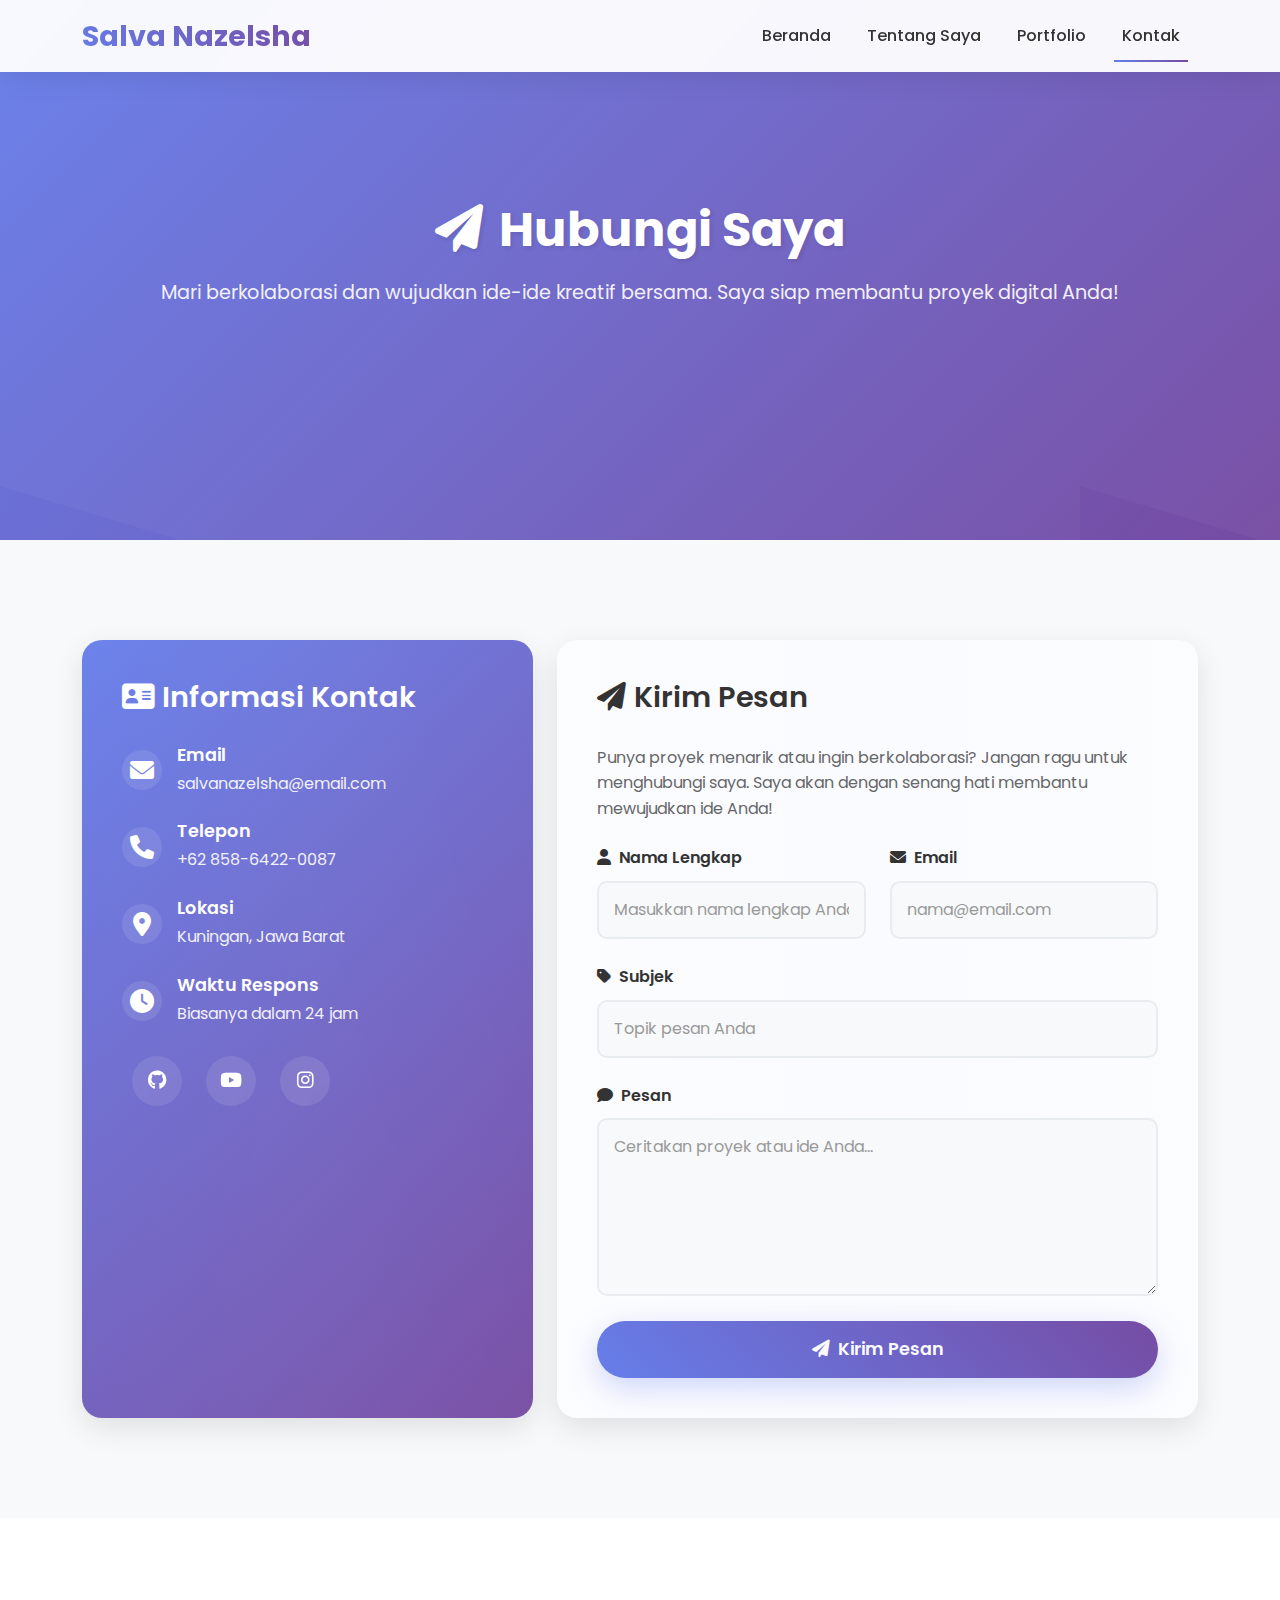
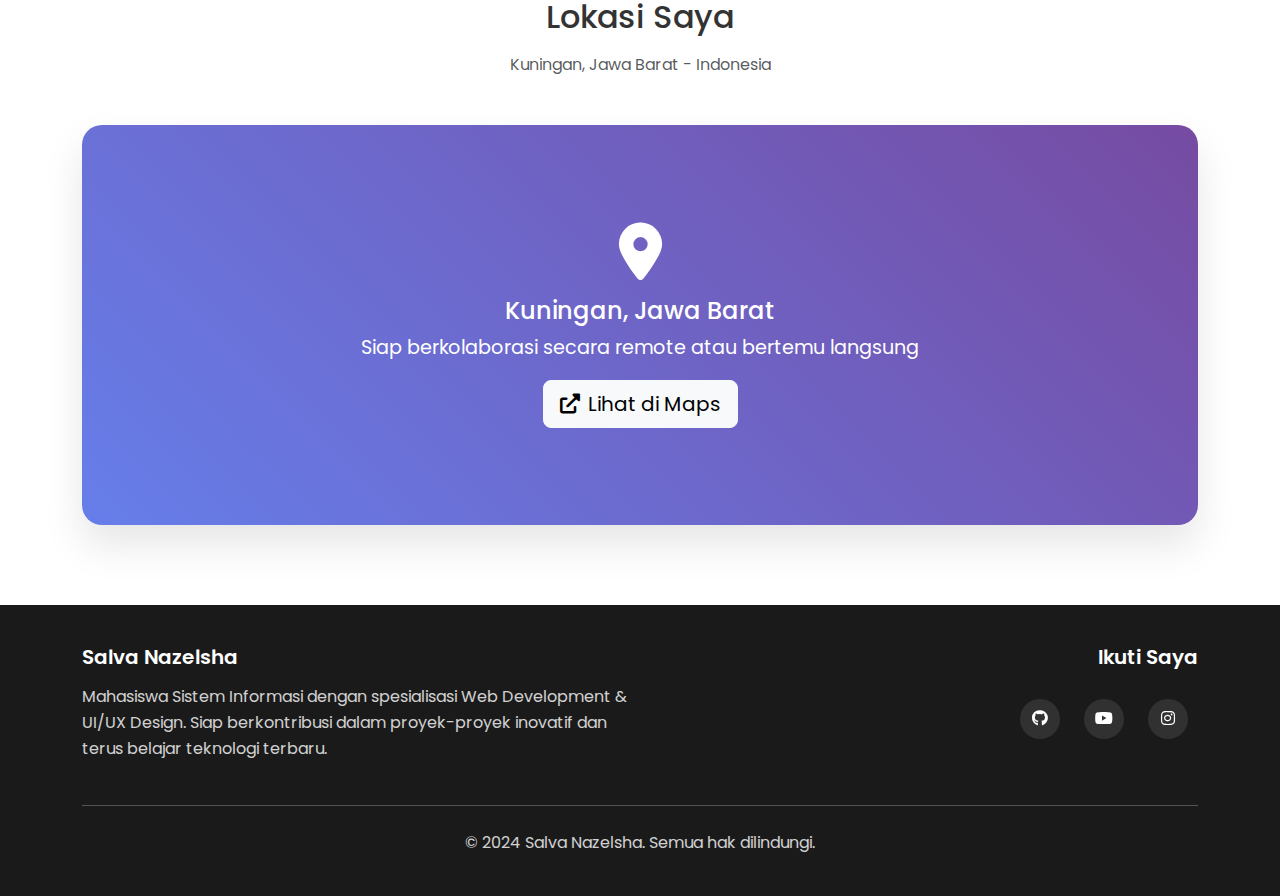
<file: contact.html>
<!DOCTYPE html>
<html lang="id">
<head>
    <meta charset="UTF-8" />
    <meta name="viewport" content="width=device-width, initial-scale=1.0" />
    <title>Kontak - Salva Nazelsha</title>
    <link href="https://cdn.jsdelivr.net/npm/bootstrap@5.3.0-alpha1/dist/css/bootstrap.min.css" rel="stylesheet" />
    <link rel="stylesheet" href="https://cdnjs.cloudflare.com/ajax/libs/font-awesome/6.0.0/css/all.min.css" />
    <link href="https://fonts.googleapis.com/css2?family=Poppins:wght@300;400;500;600;700&display=swap" rel="stylesheet">
    <style>
        * {
            margin: 0;
            padding: 0;
            box-sizing: border-box;
        }

        body {
            font-family: 'Poppins', sans-serif;
            line-height: 1.6;
            color: #333;
            overflow-x: hidden;
        }

        /* Custom scrollbar */
        ::-webkit-scrollbar {
            width: 8px;
        }

        ::-webkit-scrollbar-track {
            background: #f1f1f1;
        }

        ::-webkit-scrollbar-thumb {
            background: linear-gradient(45deg, #667eea, #764ba2);
            border-radius: 10px;
        }

        /* Navbar */
        .navbar {
            background: rgba(255, 255, 255, 0.95) !important;
            backdrop-filter: blur(10px);
            box-shadow: 0 2px 30px rgba(0, 0, 0, 0.1);
            transition: all 0.3s ease;
        }

        .navbar-brand {
            font-weight: 700;
            font-size: 1.8rem;
            background: linear-gradient(45deg, #667eea, #764ba2);
            -webkit-background-clip: text;
            -webkit-text-fill-color: transparent;
            background-clip: text;
        }

        .navbar-nav .nav-link {
            color: #333 !important;
            font-weight: 500;
            margin: 0 10px;
            position: relative;
            transition: all 0.3s ease;
        }

        .navbar-nav .nav-link::after {
            content: '';
            position: absolute;
            bottom: -5px;
            left: 50%;
            width: 0;
            height: 2px;
            background: linear-gradient(45deg, #667eea, #764ba2);
            transition: all 0.3s ease;
            transform: translateX(-50%);
        }

        .navbar-nav .nav-link:hover::after,
        .navbar-nav .nav-link.active::after {
            width: 100%;
        }

        /* Hero Section */
        .hero-section {
            min-height: 60vh;
            background: linear-gradient(135deg, #667eea 0%, #764ba2 100%);
            display: flex;
            align-items: center;
            position: relative;
            overflow: hidden;
        }

        .hero-section::before {
            content: '';
            position: absolute;
            width: 200%;
            height: 200%;
            background: url('data:image/svg+xml,<svg xmlns="http://www.w3.org/2000/svg" viewBox="0 0 1000 1000"><polygon fill="rgba(255,255,255,0.03)" points="0,0 1000,300 1000,1000 0,700"/></svg>');
            animation: float 20s ease-in-out infinite;
        }

        @keyframes float {
            0%, 100% { transform: translateY(0px) rotate(0deg); }
            50% { transform: translateY(-20px) rotate(5deg); }
        }

        .hero-content {
            position: relative;
            z-index: 2;
            color: white;
            text-align: center;
        }

        .hero-title {
            font-size: 3rem;
            font-weight: 700;
            margin-bottom: 20px;
            text-shadow: 2px 2px 4px rgba(0, 0, 0, 0.1);
        }

        .hero-subtitle {
            font-size: 1.2rem;
            margin-bottom: 30px;
            opacity: 0.9;
        }

        /* Contact Section */
        .contact-section {
            padding: 100px 0;
            background: #f8f9fa;
        }

        .contact-card {
            background: white;
            border-radius: 20px;
            padding: 40px;
            box-shadow: 0 10px 30px rgba(0, 0, 0, 0.1);
            transition: all 0.3s ease;
            height: 100%;
            position: relative;
            overflow: hidden;
        }

        .contact-card::before {
            content: '';
            position: absolute;
            top: -50%;
            left: -50%;
            width: 200%;
            height: 200%;
            background: linear-gradient(45deg, transparent, rgba(102, 126, 234, 0.03), transparent);
            transition: all 0.5s ease;
            transform: rotate(45deg);
        }

        .contact-card:hover::before {
            animation: shimmer 1s ease-in-out;
        }

        @keyframes shimmer {
            0% { transform: translateX(-100%) translateY(-100%) rotate(45deg); }
            100% { transform: translateX(100%) translateY(100%) rotate(45deg); }
        }

        .contact-card:hover {
            transform: translateY(-5px);
            box-shadow: 0 20px 40px rgba(0, 0, 0, 0.15);
        }

        .contact-info-card {
            background: linear-gradient(135deg, #667eea 0%, #764ba2 100%);
            color: white;
        }

        .contact-info-card::before {
            background: linear-gradient(45deg, transparent, rgba(255, 255, 255, 0.05), transparent);
        }

        .contact-title {
            font-size: 1.8rem;
            font-weight: 600;
            margin-bottom: 30px;
            position: relative;
            z-index: 2;
        }

        .contact-info-item {
            display: flex;
            align-items: center;
            margin-bottom: 25px;
            position: relative;
            z-index: 2;
        }

        .contact-info-item i {
            font-size: 1.5rem;
            margin-right: 15px;
            width: 40px;
            height: 40px;
            background: rgba(255, 255, 255, 0.1);
            border-radius: 50%;
            display: flex;
            align-items: center;
            justify-content: center;
            transition: all 0.3s ease;
        }

        .contact-info-item:hover i {
            background: rgba(255, 255, 255, 0.2);
            transform: scale(1.1);
        }

        .contact-info-item div {
            flex: 1;
        }

        .contact-info-item h5 {
            font-size: 1.1rem;
            font-weight: 600;
            margin-bottom: 5px;
        }

        .contact-info-item p {
            opacity: 0.9;
            margin-bottom: 0;
        }

        .contact-info-item a {
            color: white;
            text-decoration: none;
            transition: all 0.3s ease;
        }

        .contact-info-item a:hover {
            color: #ffeb3b;
            transform: translateX(5px);
        }

        .social-icons {
            margin-top: 30px;
            position: relative;
            z-index: 2;
        }

        .social-icons a {
            display: inline-block;
            width: 50px;
            height: 50px;
            background: rgba(255, 255, 255, 0.1);
            border-radius: 50%;
            margin: 0 10px;
            line-height: 50px;
            text-align: center;
            color: white;
            font-size: 1.2rem;
            transition: all 0.3s ease;
            backdrop-filter: blur(10px);
        }

        .social-icons a:hover {
            background: rgba(255, 255, 255, 0.2);
            transform: translateY(-5px);
            color: white;
        }

        /* Form Styling */
        .form-group {
            margin-bottom: 25px;
            position: relative;
            z-index: 2;
        }

        .form-label {
            font-weight: 600;
            color: #333;
            margin-bottom: 10px;
            display: block;
        }

        .form-control {
            border: 2px solid #e9ecef;
            border-radius: 10px;
            padding: 15px;
            font-size: 1rem;
            transition: all 0.3s ease;
            background: #f8f9fa;
        }

        .form-control:focus {
            border-color: #667eea;
            box-shadow: 0 0 0 0.2rem rgba(102, 126, 234, 0.25);
            background: white;
        }

        .form-control::placeholder {
            color: #999;
        }

        .btn-submit {
            background: linear-gradient(45deg, #667eea, #764ba2);
            border: none;
            padding: 15px 40px;
            font-size: 1.1rem;
            font-weight: 600;
            border-radius: 50px;
            color: white;
            transition: all 0.3s ease;
            box-shadow: 0 10px 30px rgba(102, 126, 234, 0.3);
            width: 100%;
        }

        .btn-submit:hover {
            transform: translateY(-3px);
            box-shadow: 0 15px 35px rgba(102, 126, 234, 0.4);
            background: linear-gradient(45deg, #5a67d8, #6b46c1);
        }

        /* Map Section */
        .map-section {
            padding: 80px 0;
            background: white;
        }

        .map-container {
            border-radius: 20px;
            overflow: hidden;
            box-shadow: 0 20px 40px rgba(0, 0, 0, 0.1);
            height: 400px;
            background: linear-gradient(45deg, #667eea, #764ba2);
            display: flex;
            align-items: center;
            justify-content: center;
            color: white;
            font-size: 1.2rem;
        }

        /* Footer */
        .footer {
            background: #1a1a1a;
            color: white;
            padding: 40px 0;
        }

        .footer h5 {
            font-weight: 600;
            margin-bottom: 15px;
        }

        .footer p {
            opacity: 0.8;
            margin-bottom: 20px;
        }

        .footer .social-icons a {
            background: rgba(255, 255, 255, 0.1);
            width: 40px;
            height: 40px;
            line-height: 40px;
            font-size: 1rem;
        }

        .footer .social-icons a:hover {
            background: linear-gradient(45deg, #667eea, #764ba2);
        }

        /* Responsive */
        @media (max-width: 768px) {
            .hero-title {
                font-size: 2.5rem;
            }
            
            .hero-subtitle {
                font-size: 1.1rem;
            }
            
            .contact-card {
                padding: 30px 20px;
                margin-bottom: 30px;
            }
            
            .contact-title {
                font-size: 1.5rem;
            }
        }
    </style>
</head>
<body>
    <!-- Navbar -->
    <nav class="navbar navbar-expand-lg fixed-top">
        <div class="container">
            <a class="navbar-brand" href="index.html">Salva Nazelsha</a>
            <button class="navbar-toggler" type="button" data-bs-toggle="collapse" data-bs-target="#navbarNav">
                <span class="navbar-toggler-icon"></span>
            </button>
            <div class="collapse navbar-collapse" id="navbarNav">
                <ul class="navbar-nav ms-auto">
                    <li class="nav-item">
                        <a class="nav-link" href="index.html">Beranda</a>
                    </li>
                    <li class="nav-item">
                        <a class="nav-link" href="about.html">Tentang Saya</a>
                    </li>
                    <li class="nav-item">
                        <a class="nav-link" href="portfolio.html">Portfolio</a>
                    </li>
                    <li class="nav-item">
                        <a class="nav-link active" href="contact.html">Kontak</a>
                    </li>
                </ul>
            </div>
        </div>
    </nav>

    <!-- Hero Section -->
    <section class="hero-section">
        <div class="container">
            <div class="hero-content">
                <h1 class="hero-title">
                    <i class="fas fa-paper-plane me-3"></i>Hubungi Saya
                </h1>
                <p class="hero-subtitle">
                    Mari berkolaborasi dan wujudkan ide-ide kreatif bersama. 
                    Saya siap membantu proyek digital Anda!
                </p>
            </div>
        </div>
    </section>

    <!-- Contact Section -->
    <section class="contact-section">
        <div class="container">
            <div class="row g-4">
                <div class="col-lg-5">
                    <div class="contact-card contact-info-card">
                        <h3 class="contact-title">
                            <i class="fas fa-address-card me-2"></i>Informasi Kontak
                        </h3>
                        
                        <div class="contact-info-item">
                            <i class="fas fa-envelope"></i>
                            <div>
                                <h5>Email</h5>
                                <p>
                                    <a href="mailto:salvanazelsha@email.com">salvanazelsha@email.com</a>
                                </p>
                            </div>
                        </div>

                        <div class="contact-info-item">
                            <i class="fas fa-phone"></i>
                            <div>
                                <h5>Telepon</h5>
                                <p>
                                    <a href="tel:+6285864220087">+62 858-6422-0087</a>
                                </p>
                            </div>
                        </div>

                        <div class="contact-info-item">
                            <i class="fas fa-map-marker-alt"></i>
                            <div>
                                <h5>Lokasi</h5>
                                <p>
                                    <a href="https://maps.app.goo.gl/1Sz4eCTdsPUxXZY38" target="_blank">
                                        Kuningan, Jawa Barat
                                    </a>
                                </p>
                            </div>
                        </div>

                        <div class="contact-info-item">
                            <i class="fas fa-clock"></i>
                            <div>
                                <h5>Waktu Respons</h5>
                                <p>Biasanya dalam 24 jam</p>
                            </div>
                        </div>

                        <div class="social-icons">
                            <a href="https://github.com/SalvaNazelsha" target="_blank" title="GitHub">
                                <i class="fab fa-github"></i>
                            </a>
                            <a href="https://www.youtube.com/@salvanazelsha" target="_blank" title="YouTube">
                                <i class="fab fa-youtube"></i>
                            </a>
                            <a href="https://www.instagram.com/slvanzlsha" target="_blank" title="Instagram">
                                <i class="fab fa-instagram"></i>
                            </a>
                        </div>
                    </div>
                </div>

                <div class="col-lg-7">
                    <div class="contact-card">
                        <h3 class="contact-title">
                            <i class="fas fa-paper-plane me-2"></i>Kirim Pesan
                        </h3>
                        <p class="mb-4" style="color: #666;">
                            Punya proyek menarik atau ingin berkolaborasi? Jangan ragu untuk menghubungi saya. 
                            Saya akan dengan senang hati membantu mewujudkan ide Anda!
                        </p>
                        
                        <form>
                            <div class="row">
                                <div class="col-md-6">
                                    <div class="form-group">
                                        <label for="name" class="form-label">
                                            <i class="fas fa-user me-2"></i>Nama Lengkap
                                        </label>
                                        <input
                                            type="text"
                                            id="name"
                                            name="name"
                                            class="form-control"
                                            placeholder="Masukkan nama lengkap Anda"
                                            required
                                        />
                                    </div>
                                </div>
                                <div class="col-md-6">
                                    <div class="form-group">
                                        <label for="email" class="form-label">
                                            <i class="fas fa-envelope me-2"></i>Email
                                        </label>
                                        <input
                                            type="email"
                                            id="email"
                                            name="email"
                                            class="form-control"
                                            placeholder="nama@email.com"
                                            required
                                        />
                                    </div>
                                </div>
                            </div>
                            
                            <div class="form-group">
                                <label for="subject" class="form-label">
                                    <i class="fas fa-tag me-2"></i>Subjek
                                </label>
                                <input
                                    type="text"
                                    id="subject"
                                    name="subject"
                                    class="form-control"
                                    placeholder="Topik pesan Anda"
                                    required
                                />
                            </div>
                            
                            <div class="form-group">
                                <label for="message" class="form-label">
                                    <i class="fas fa-comment me-2"></i>Pesan
                                </label>
                                <textarea
                                    id="message"
                                    name="message"
                                    class="form-control"
                                    rows="6"
                                    placeholder="Ceritakan proyek atau ide Anda..."
                                    required
                                ></textarea>
                            </div>
                            
                            <button type="submit" class="btn btn-submit">
                                <i class="fas fa-paper-plane me-2"></i>Kirim Pesan
                            </button>
                        </form>
                    </div>
                </div>
            </div>
        </div>
    </section>

    <!-- Map Section -->
    <section class="map-section">
        <div class="container">
            <div class="text-center mb-5">
                <h2 class="mb-3">Lokasi Saya</h2>
                <p class="text-muted">Kuningan, Jawa Barat - Indonesia</p>
            </div>
            <div class="map-container">
                <div class="text-center">
                    <i class="fas fa-map-marker-alt fa-3x mb-3"></i>
                    <h4>Kuningan, Jawa Barat</h4>
                    <p class="mb-3">Siap berkolaborasi secara remote atau bertemu langsung</p>
                    <a href="https://maps.app.goo.gl/sd4TDaCtQyDvpoFJ8" 
                       target="_blank" 
                       class="btn btn-light btn-lg">
                        <i class="fas fa-external-link-alt me-2"></i>Lihat di Maps
                    </a>
                </div>
            </div>
        </div>
    </section>

    <!-- Footer -->
    <footer class="footer">
        <div class="container">
            <div class="row">
                <div class="col-md-6">
                    <h5>Salva Nazelsha</h5>
                    <p>Mahasiswa Sistem Informasi dengan spesialisasi Web Development & UI/UX Design. 
                       Siap berkontribusi dalam proyek-proyek inovatif dan terus belajar teknologi terbaru.</p>
                </div>
                <div class="col-md-6 text-md-end">
                    <h5>Ikuti Saya</h5>
                    <div class="social-icons">
                        <a href="https://github.com/SalvaNazelsha" target="_blank" title="GitHub">
                            <i class="fab fa-github"></i>
                        </a>
                        <a href="https://www.youtube.com/@salvanazelsha" target="_blank" title="YouTube">
                            <i class="fab fa-youtube"></i>
                        </a>
                        <a href="https://www.instagram.com/slvanzlsha" target="_blank" title="Instagram">
                            <i class="fab fa-instagram"></i>
                        </a>
                    </div>
                </div>
            </div>
            <hr class="my-4" />
            <div class="text-center">
                <p class="mb-0">&copy; 2024 Salva Nazelsha. Semua hak dilindungi.</p>
            </div>
        </div>
    </footer>

    <script src="https://cdn.jsdelivr.net/npm/bootstrap@5.3.0-alpha1/dist/js/bootstrap.bundle.min.js"></script>
</body>
</html>
</file>
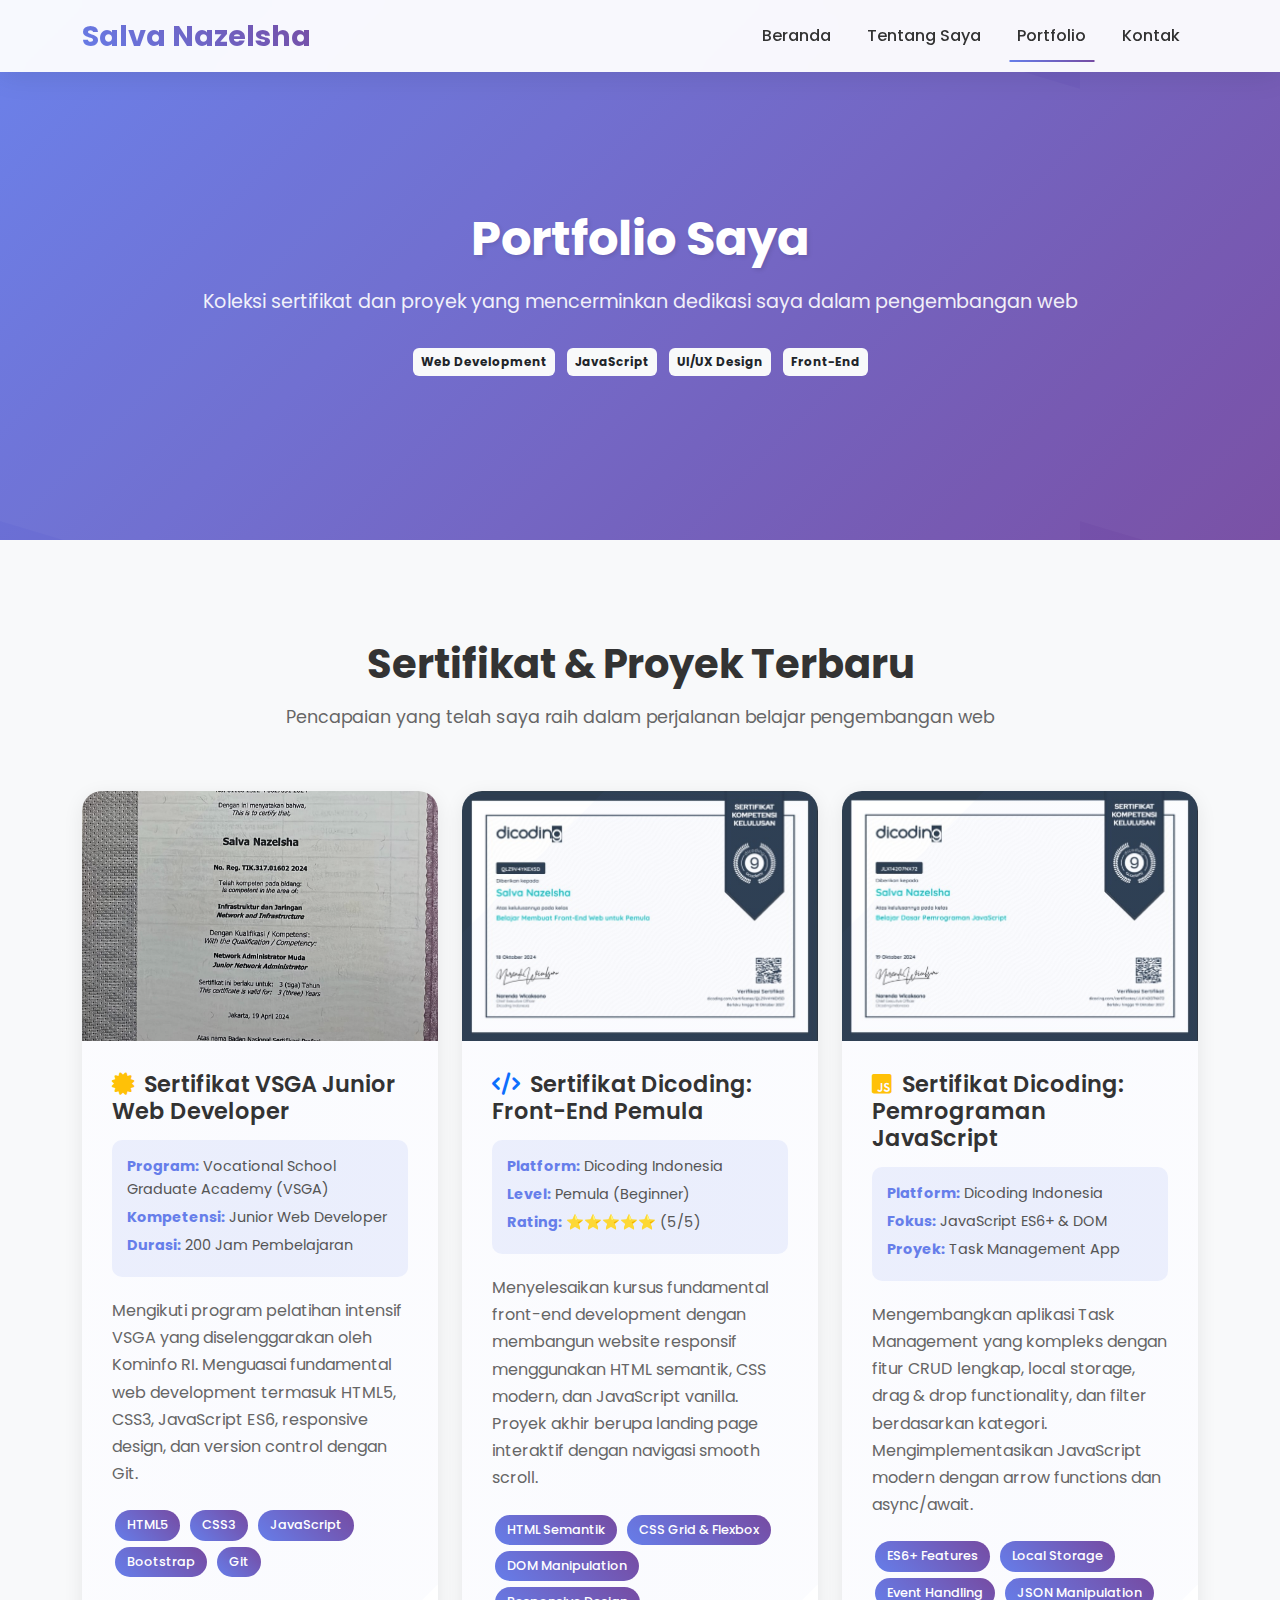
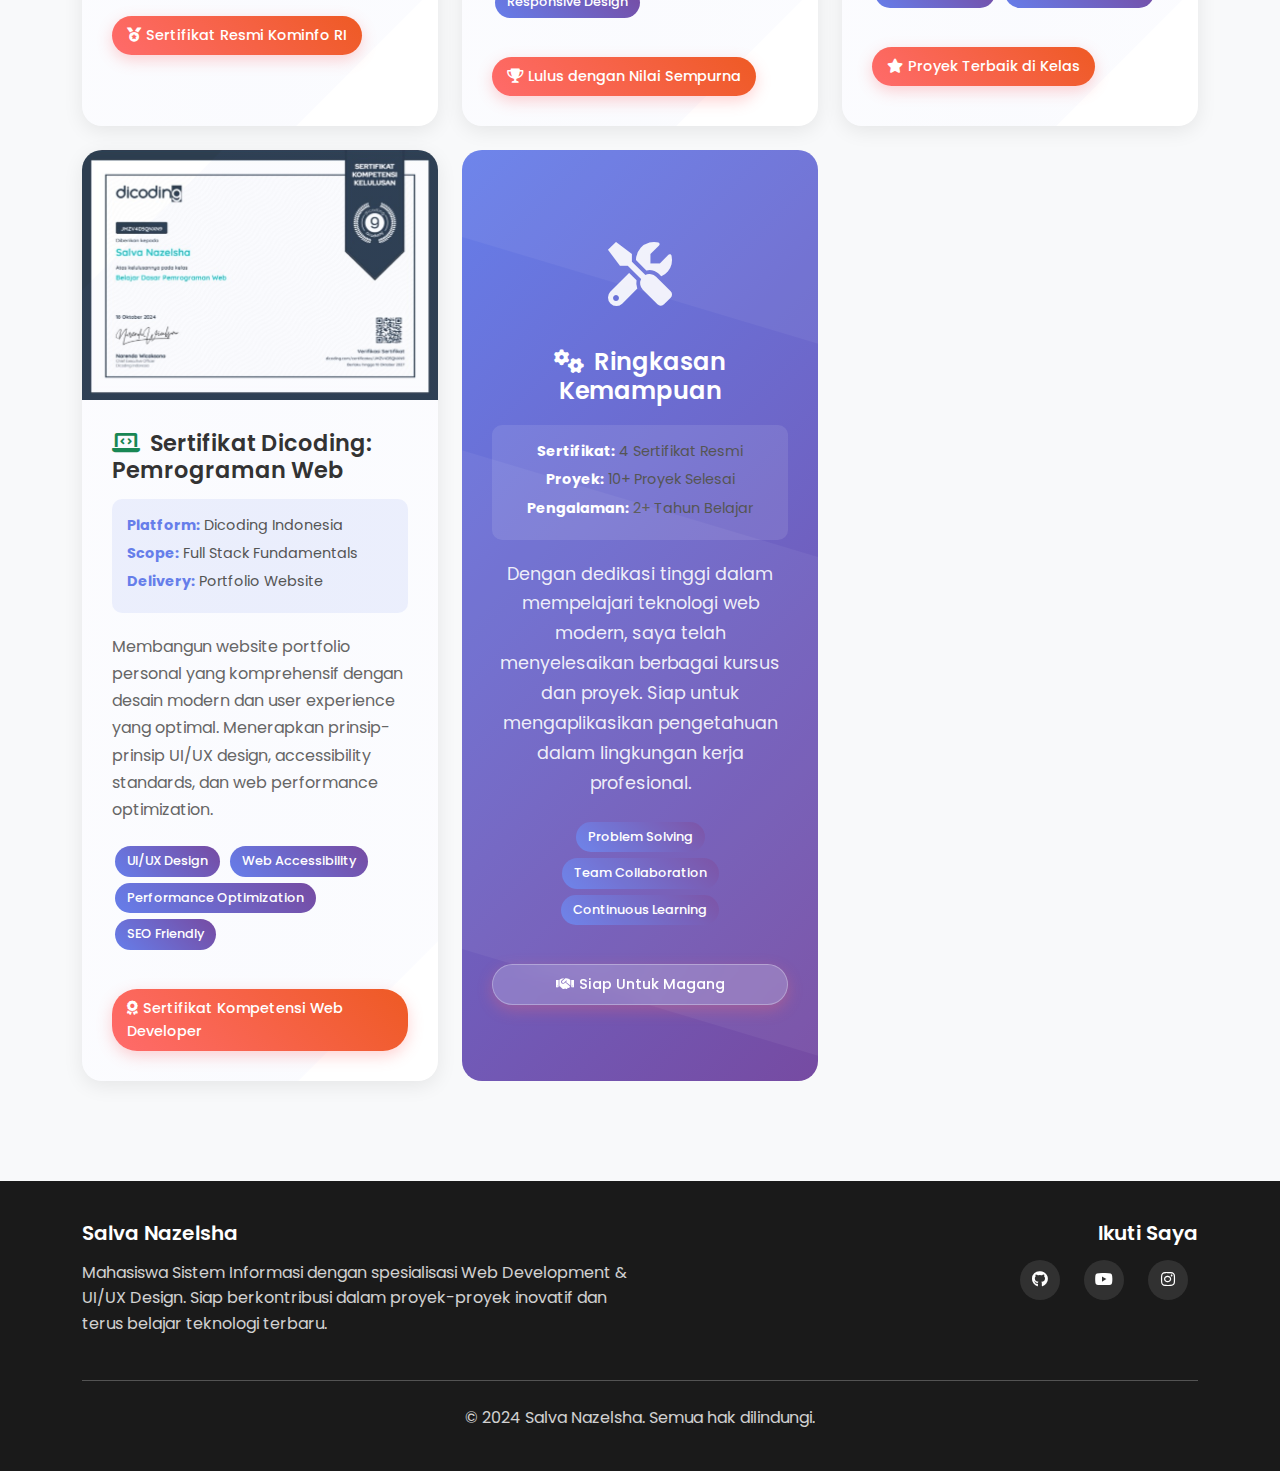
<file: portfolio.html>
<!DOCTYPE html>
<html lang="id">
<head>
    <meta charset="UTF-8" />
    <meta name="viewport" content="width=device-width, initial-scale=1.0" />
    <title>Portfolio - Salva Nazelsha</title>
    <link href="https://cdn.jsdelivr.net/npm/bootstrap@5.3.0-alpha1/dist/css/bootstrap.min.css" rel="stylesheet" />
    <link rel="stylesheet" href="https://cdnjs.cloudflare.com/ajax/libs/font-awesome/6.0.0/css/all.min.css" />
    <link href="https://fonts.googleapis.com/css2?family=Poppins:wght@300;400;500;600;700&display=swap" rel="stylesheet">
    <style>
        * {
            margin: 0;
            padding: 0;
            box-sizing: border-box;
        }

        body {
            font-family: 'Poppins', sans-serif;
            line-height: 1.6;
            color: #333;
            overflow-x: hidden;
        }

        /* Custom scrollbar */
        ::-webkit-scrollbar {
            width: 8px;
        }

        ::-webkit-scrollbar-track {
            background: #f1f1f1;
        }

        ::-webkit-scrollbar-thumb {
            background: linear-gradient(45deg, #667eea, #764ba2);
            border-radius: 10px;
        }

        /* Navbar */
        .navbar {
            background: rgba(255, 255, 255, 0.95) !important;
            backdrop-filter: blur(10px);
            box-shadow: 0 2px 30px rgba(0, 0, 0, 0.1);
            transition: all 0.3s ease;
        }

        .navbar-brand {
            font-weight: 700;
            font-size: 1.8rem;
            background: linear-gradient(45deg, #667eea, #764ba2);
            -webkit-background-clip: text;
            -webkit-text-fill-color: transparent;
            background-clip: text;
        }

        .navbar-nav .nav-link {
            color: #333 !important;
            font-weight: 500;
            margin: 0 10px;
            position: relative;
            transition: all 0.3s ease;
        }

        .navbar-nav .nav-link::after {
            content: '';
            position: absolute;
            bottom: -5px;
            left: 50%;
            width: 0;
            height: 2px;
            background: linear-gradient(45deg, #667eea, #764ba2);
            transition: all 0.3s ease;
            transform: translateX(-50%);
        }

        .navbar-nav .nav-link:hover::after,
        .navbar-nav .nav-link.active::after {
            width: 100%;
        }

        /* Hero Section */
        .hero-section {
            min-height: 60vh;
            background: linear-gradient(135deg, #667eea 0%, #764ba2 100%);
            display: flex;
            align-items: center;
            position: relative;
            overflow: hidden;
            padding: 150px 0 80px;
        }

        .hero-section::before {
            content: '';
            position: absolute;
            width: 200%;
            height: 200%;
            background: url('data:image/svg+xml,<svg xmlns="http://www.w3.org/2000/svg" viewBox="0 0 1000 1000"><polygon fill="rgba(255,255,255,0.03)" points="0,0 1000,300 1000,1000 0,700"/></svg>');
            animation: float 20s ease-in-out infinite;
        }

        @keyframes float {
            0%, 100% { transform: translateY(0px) rotate(0deg); }
            50% { transform: translateY(-20px) rotate(5deg); }
        }

        .hero-content {
            position: relative;
            z-index: 2;
            color: white;
            text-align: center;
        }

        .hero-title {
            font-size: 3rem;
            font-weight: 700;
            margin-bottom: 20px;
            text-shadow: 2px 2px 4px rgba(0, 0, 0, 0.1);
        }

        .hero-subtitle {
            font-size: 1.2rem;
            margin-bottom: 30px;
            opacity: 0.9;
        }

        /* Portfolio Section */
        .portfolio-section {
            padding: 100px 0;
            background: #f8f9fa;
        }

        .section-title {
            text-align: center;
            margin-bottom: 60px;
        }

        .section-title h2 {
            font-size: 2.5rem;
            font-weight: 700;
            color: #333;
            margin-bottom: 15px;
        }

        .section-title p {
            font-size: 1.1rem;
            color: #666;
        }

        .portfolio-card {
            background: white;
            border-radius: 20px;
            overflow: hidden;
            transition: all 0.3s ease;
            box-shadow: 0 5px 20px rgba(0, 0, 0, 0.08);
            height: 100%;
            position: relative;
        }

        .portfolio-card::before {
            content: '';
            position: absolute;
            top: -50%;
            left: -50%;
            width: 200%;
            height: 200%;
            background: linear-gradient(45deg, transparent, rgba(102, 126, 234, 0.03), transparent);
            transition: all 0.5s ease;
            transform: rotate(45deg);
        }

        .portfolio-card:hover::before {
            animation: shimmer 1s ease-in-out;
        }

        @keyframes shimmer {
            0% { transform: translateX(-100%) translateY(-100%) rotate(45deg); }
            100% { transform: translateX(100%) translateY(100%) rotate(45deg); }
        }

        .portfolio-card:hover {
            transform: translateY(-10px);
            box-shadow: 0 20px 40px rgba(0, 0, 0, 0.15);
        }

        .portfolio-image {
            width: 100%;
            height: 250px;
            object-fit: cover;
            transition: all 0.3s ease;
        }

        .portfolio-card:hover .portfolio-image {
            transform: scale(1.05);
        }

        .card-body {
            padding: 30px;
            position: relative;
        }

        .card-title {
            font-size: 1.4rem;
            font-weight: 600;
            margin-bottom: 15px;
            color: #333;
        }

        .card-title i {
            margin-right: 10px;
        }

        .project-meta {
            background: rgba(102, 126, 234, 0.1);
            padding: 15px;
            border-radius: 10px;
            margin-bottom: 20px;
            font-size: 0.9rem;
        }

        .project-meta p {
            margin-bottom: 5px;
            color: #555;
        }

        .project-meta strong {
            color: #667eea;
        }

        .card-text {
            color: #666;
            line-height: 1.7;
            margin-bottom: 20px;
        }

        .badge-skill {
            display: inline-block;
            background: linear-gradient(45deg, #667eea, #764ba2);
            color: white;
            padding: 5px 12px;
            border-radius: 20px;
            font-size: 0.8rem;
            font-weight: 500;
            margin: 3px;
            transition: all 0.3s ease;
        }

        .badge-skill:hover {
            transform: scale(1.05);
            box-shadow: 0 5px 15px rgba(102, 126, 234, 0.3);
        }

        .achievement-badge {
            background: linear-gradient(45deg, #ff6b6b, #ee5a24);
            color: white;
            padding: 8px 15px;
            border-radius: 25px;
            font-size: 0.9rem;
            font-weight: 500;
            margin-top: 20px;
            display: inline-block;
            box-shadow: 0 5px 15px rgba(255, 107, 107, 0.3);
        }

        .achievement-badge i {
            margin-right: 5px;
        }

        /* Skills Summary Card */
        .skills-summary {
            background: linear-gradient(135deg, #667eea 0%, #764ba2 100%);
            color: white;
            border-radius: 20px;
            padding: 40px 30px;
            text-align: center;
            height: 100%;
            display: flex;
            flex-direction: column;
            justify-content: center;
            position: relative;
            overflow: hidden;
        }

        .skills-summary::before {
            content: '';
            position: absolute;
            top: -50%;
            left: -50%;
            width: 200%;
            height: 200%;
            background: url('data:image/svg+xml,<svg xmlns="http://www.w3.org/2000/svg" viewBox="0 0 1000 1000"><polygon fill="rgba(255,255,255,0.05)" points="0,0 1000,300 1000,1000 0,700"/></svg>');
            animation: float 15s ease-in-out infinite reverse;
        }

        .skills-summary .card-title {
            color: white;
            font-size: 1.5rem;
            margin-bottom: 20px;
        }

        .skills-summary .card-text {
            color: rgba(255, 255, 255, 0.9);
            font-size: 1.1rem;
        }

        .skills-summary .achievement-badge {
            background: rgba(255, 255, 255, 0.2);
            backdrop-filter: blur(10px);
            border: 1px solid rgba(255, 255, 255, 0.3);
        }

        .skills-icon {
            font-size: 4rem;
            margin-bottom: 20px;
            opacity: 0.9;
        }

        /* Footer */
        .footer {
            background: #1a1a1a;
            color: white;
            padding: 40px 0;
        }

        .footer h5 {
            font-weight: 600;
            margin-bottom: 15px;
        }

        .footer p {
            opacity: 0.8;
            margin-bottom: 20px;
        }

        .social-icons a {
            display: inline-block;
            width: 40px;
            height: 40px;
            background: rgba(255, 255, 255, 0.1);
            border-radius: 50%;
            margin: 0 10px;
            line-height: 40px;
            text-align: center;
            color: white;
            font-size: 1rem;
            transition: all 0.3s ease;
            backdrop-filter: blur(10px);
        }

        .social-icons a:hover {
            background: linear-gradient(45deg, #667eea, #764ba2);
            transform: translateY(-3px);
            color: white;
        }

        /* Responsive */
        @media (max-width: 768px) {
            .hero-title {
                font-size: 2.5rem;
            }
            
            .hero-subtitle {
                font-size: 1.1rem;
            }
            
            .section-title h2 {
                font-size: 2rem;
            }
            
            .portfolio-image {
                height: 200px;
            }
        }
    </style>
</head>
<body>
    <!-- Navbar -->
    <nav class="navbar navbar-expand-lg fixed-top">
        <div class="container">
            <a class="navbar-brand" href="index.html">Salva Nazelsha</a>
            <button class="navbar-toggler" type="button" data-bs-toggle="collapse" data-bs-target="#navbarNav">
                <span class="navbar-toggler-icon"></span>
            </button>
            <div class="collapse navbar-collapse" id="navbarNav">
                <ul class="navbar-nav ms-auto">
                    <li class="nav-item">
                        <a class="nav-link" href="index.html">Beranda</a>
                    </li>
                    <li class="nav-item">
                        <a class="nav-link" href="about.html">Tentang Saya</a>
                    </li>
                    <li class="nav-item">
                        <a class="nav-link active" href="portfolio.html">Portfolio</a>
                    </li>
                    <li class="nav-item">
                        <a class="nav-link" href="contact.html">Kontak</a>
                    </li>
                </ul>
            </div>
        </div>
    </nav>

    <!-- Hero Section -->
    <section class="hero-section">
        <div class="container">
            <div class="hero-content">
                <h1 class="hero-title">Portfolio Saya</h1>
                <p class="hero-subtitle">
                    Koleksi sertifikat dan proyek yang mencerminkan dedikasi saya dalam pengembangan web
                </p>
                <div class="mb-4">
                    <span class="badge bg-light text-dark me-2 p-2">Web Development</span>
                    <span class="badge bg-light text-dark me-2 p-2">JavaScript</span>
                    <span class="badge bg-light text-dark me-2 p-2">UI/UX Design</span>
                    <span class="badge bg-light text-dark p-2">Front-End</span>
                </div>
            </div>
        </div>
    </section>

    <!-- Portfolio Section -->
    <section class="portfolio-section">
        <div class="container">
            <div class="section-title">
                <h2>Sertifikat & Proyek Terbaru</h2>
                <p>Pencapaian yang telah saya raih dalam perjalanan belajar pengembangan web</p>
            </div>
            
            <div class="row g-4">
                <!-- VSGA Certificate -->
                <div class="col-lg-4 col-md-6">
                    <div class="portfolio-card">
                        <img src="image/vsga.jpeg" class="portfolio-image" alt="Sertifikat VSGA Junior Web Developer" />
                        <div class="card-body">
                            <h5 class="card-title">
                                <i class="fas fa-certificate text-warning"></i>Sertifikat VSGA Junior Web Developer
                            </h5>
                            <div class="project-meta">
                                <p><strong>Program:</strong> Vocational School Graduate Academy (VSGA)</p>
                                <p><strong>Kompetensi:</strong> Junior Web Developer</p>
                                <p><strong>Durasi:</strong> 200 Jam Pembelajaran</p>
                            </div>
                            <p class="card-text">
                                Mengikuti program pelatihan intensif VSGA yang diselenggarakan oleh Kominfo RI. 
                                Menguasai fundamental web development termasuk HTML5, CSS3, JavaScript ES6, 
                                responsive design, dan version control dengan Git.
                            </p>
                            <div class="mb-3">
                                <span class="badge-skill">HTML5</span>
                                <span class="badge-skill">CSS3</span>
                                <span class="badge-skill">JavaScript</span>
                                <span class="badge-skill">Bootstrap</span>
                                <span class="badge-skill">Git</span>
                            </div>
                            <div class="achievement-badge">
                                <i class="fas fa-medal"></i>Sertifikat Resmi Kominfo RI
                            </div>
                        </div>
                    </div>
                </div>

                <!-- Dicoding Front-End Certificate -->
                <div class="col-lg-4 col-md-6">
                    <div class="portfolio-card">
                        <img src="image/Front-End.jpg" class="portfolio-image" alt="Sertifikat Dicoding: Membuat Front-End untuk Pemula" />
                        <div class="card-body">
                            <h5 class="card-title">
                                <i class="fas fa-code text-primary"></i>Sertifikat Dicoding: Front-End Pemula
                            </h5>
                            <div class="project-meta">
                                <p><strong>Platform:</strong> Dicoding Indonesia</p>
                                <p><strong>Level:</strong> Pemula (Beginner)</p>
                                <p><strong>Rating:</strong> ⭐⭐⭐⭐⭐ (5/5)</p>
                            </div>
                            <p class="card-text">
                                Menyelesaikan kursus fundamental front-end development dengan membangun 
                                website responsif menggunakan HTML semantik, CSS modern, dan JavaScript vanilla. 
                                Proyek akhir berupa landing page interaktif dengan navigasi smooth scroll.
                            </p>
                            <div class="mb-3">
                                <span class="badge-skill">HTML Semantik</span>
                                <span class="badge-skill">CSS Grid & Flexbox</span>
                                <span class="badge-skill">DOM Manipulation</span>
                                <span class="badge-skill">Responsive Design</span>
                            </div>
                            <div class="achievement-badge">
                                <i class="fas fa-trophy"></i>Lulus dengan Nilai Sempurna
                            </div>
                        </div>
                    </div>
                </div>

                <!-- Dicoding JavaScript Certificate -->
                <div class="col-lg-4 col-md-6">
                    <div class="portfolio-card">
                        <img src="image/Javascript.jpg" class="portfolio-image" alt="Sertifikat Dicoding: Pemrograman JavaScript" />
                        <div class="card-body">
                            <h5 class="card-title">
                                <i class="fab fa-js-square text-warning"></i>Sertifikat Dicoding: Pemrograman JavaScript
                            </h5>
                            <div class="project-meta">
                                <p><strong>Platform:</strong> Dicoding Indonesia</p>
                                <p><strong>Fokus:</strong> JavaScript ES6+ & DOM</p>
                                <p><strong>Proyek:</strong> Task Management App</p>
                            </div>
                            <p class="card-text">
                                Mengembangkan aplikasi Task Management yang kompleks dengan fitur CRUD lengkap, 
                                local storage, drag & drop functionality, dan filter berdasarkan kategori. 
                                Mengimplementasikan JavaScript modern dengan arrow functions dan async/await.
                            </p>
                            <div class="mb-3">
                                <span class="badge-skill">ES6+ Features</span>
                                <span class="badge-skill">Local Storage</span>
                                <span class="badge-skill">Event Handling</span>
                                <span class="badge-skill">JSON Manipulation</span>
                            </div>
                            <div class="achievement-badge">
                                <i class="fas fa-star"></i>Proyek Terbaik di Kelas
                            </div>
                        </div>
                    </div>
                </div>

                <!-- Dicoding Web Programming Certificate -->
                <div class="col-lg-4 col-md-6">
                    <div class="portfolio-card">
                        <img src="image/Pweb.jpg" class="portfolio-image" alt="Sertifikat Dicoding: Pemrograman Web" />
                        <div class="card-body">
                            <h5 class="card-title">
                                <i class="fas fa-laptop-code text-success"></i>Sertifikat Dicoding: Pemrograman Web
                            </h5>
                            <div class="project-meta">
                                <p><strong>Platform:</strong> Dicoding Indonesia</p>
                                <p><strong>Scope:</strong> Full Stack Fundamentals</p>
                                <p><strong>Delivery:</strong> Portfolio Website</p>
                            </div>
                            <p class="card-text">
                                Membangun website portfolio personal yang komprehensif dengan desain modern dan 
                                user experience yang optimal. Menerapkan prinsip-prinsip UI/UX design, 
                                accessibility standards, dan web performance optimization.
                            </p>
                            <div class="mb-3">
                                <span class="badge-skill">UI/UX Design</span>
                                <span class="badge-skill">Web Accessibility</span>
                                <span class="badge-skill">Performance Optimization</span>
                                <span class="badge-skill">SEO Friendly</span>
                            </div>
                            <div class="achievement-badge">
                                <i class="fas fa-award"></i>Sertifikat Kompetensi Web Developer
                            </div>
                        </div>
                    </div>
                </div>

                <!-- Skills Summary -->
                <div class="col-lg-4 col-md-6">
                    <div class="skills-summary">
                        <div class="skills-icon">
                            <i class="fas fa-tools"></i>
                        </div>
                        <h5 class="card-title">
                            <i class="fas fa-cogs"></i>Ringkasan Kemampuan
                        </h5>
                        <div class="project-meta" style="background: rgba(255, 255, 255, 0.1); color: white;">
                            <p><strong style="color: #fff;">Sertifikat:</strong> 4 Sertifikat Resmi</p>
                            <p><strong style="color: #fff;">Proyek:</strong> 10+ Proyek Selesai</p>
                            <p><strong style="color: #fff;">Pengalaman:</strong> 2+ Tahun Belajar</p>
                        </div>
                        <p class="card-text">
                            Dengan dedikasi tinggi dalam mempelajari teknologi web modern, saya telah 
                            menyelesaikan berbagai kursus dan proyek. Siap untuk mengaplikasikan 
                            pengetahuan dalam lingkungan kerja profesional.
                        </p>
                        <div class="mb-3">
                            <span class="badge-skill">Problem Solving</span>
                            <span class="badge-skill">Team Collaboration</span>
                            <span class="badge-skill">Continuous Learning</span>
                        </div>
                        <div class="achievement-badge">
                            <i class="fas fa-handshake"></i>Siap Untuk Magang
                        </div>
                    </div>
                </div>
            </div>
        </div>
    </section>

    <!-- Footer -->
    <footer class="footer">
        <div class="container">
            <div class="row">
                <div class="col-md-6">
                    <h5>Salva Nazelsha</h5>
                    <p>Mahasiswa Sistem Informasi dengan spesialisasi Web Development & UI/UX Design. 
                       Siap berkontribusi dalam proyek-proyek inovatif dan terus belajar teknologi terbaru.</p>
                </div>
                <div class="col-md-6 text-md-end">
                    <h5>Ikuti Saya</h5>
                    <div class="social-icons">
                        <a href="https://github.com/SalvaNazelsha" target="_blank" title="GitHub">
                            <i class="fab fa-github"></i>
                        </a>
                        <a href="https://www.youtube.com/@salvanazelsha" target="_blank" title="YouTube">
                            <i class="fab fa-youtube"></i>
                        </a>
                        <a href="https://www.instagram.com/slvanzlsha" target="_blank" title="Instagram">
                            <i class="fab fa-instagram"></i>
                        </a>
                    </div>
                </div>
            </div>
            <hr class="my-4" />
            <div class="text-center">
                <p class="mb-0">&copy; 2024 Salva Nazelsha. Semua hak dilindungi.</p>
            </div>
        </div>
    </footer>

    <script src="https://cdn.jsdelivr.net/npm/bootstrap@5.3.0-alpha1/dist/js/bootstrap.bundle.min.js"></script>
</body>
</html>
</file>
